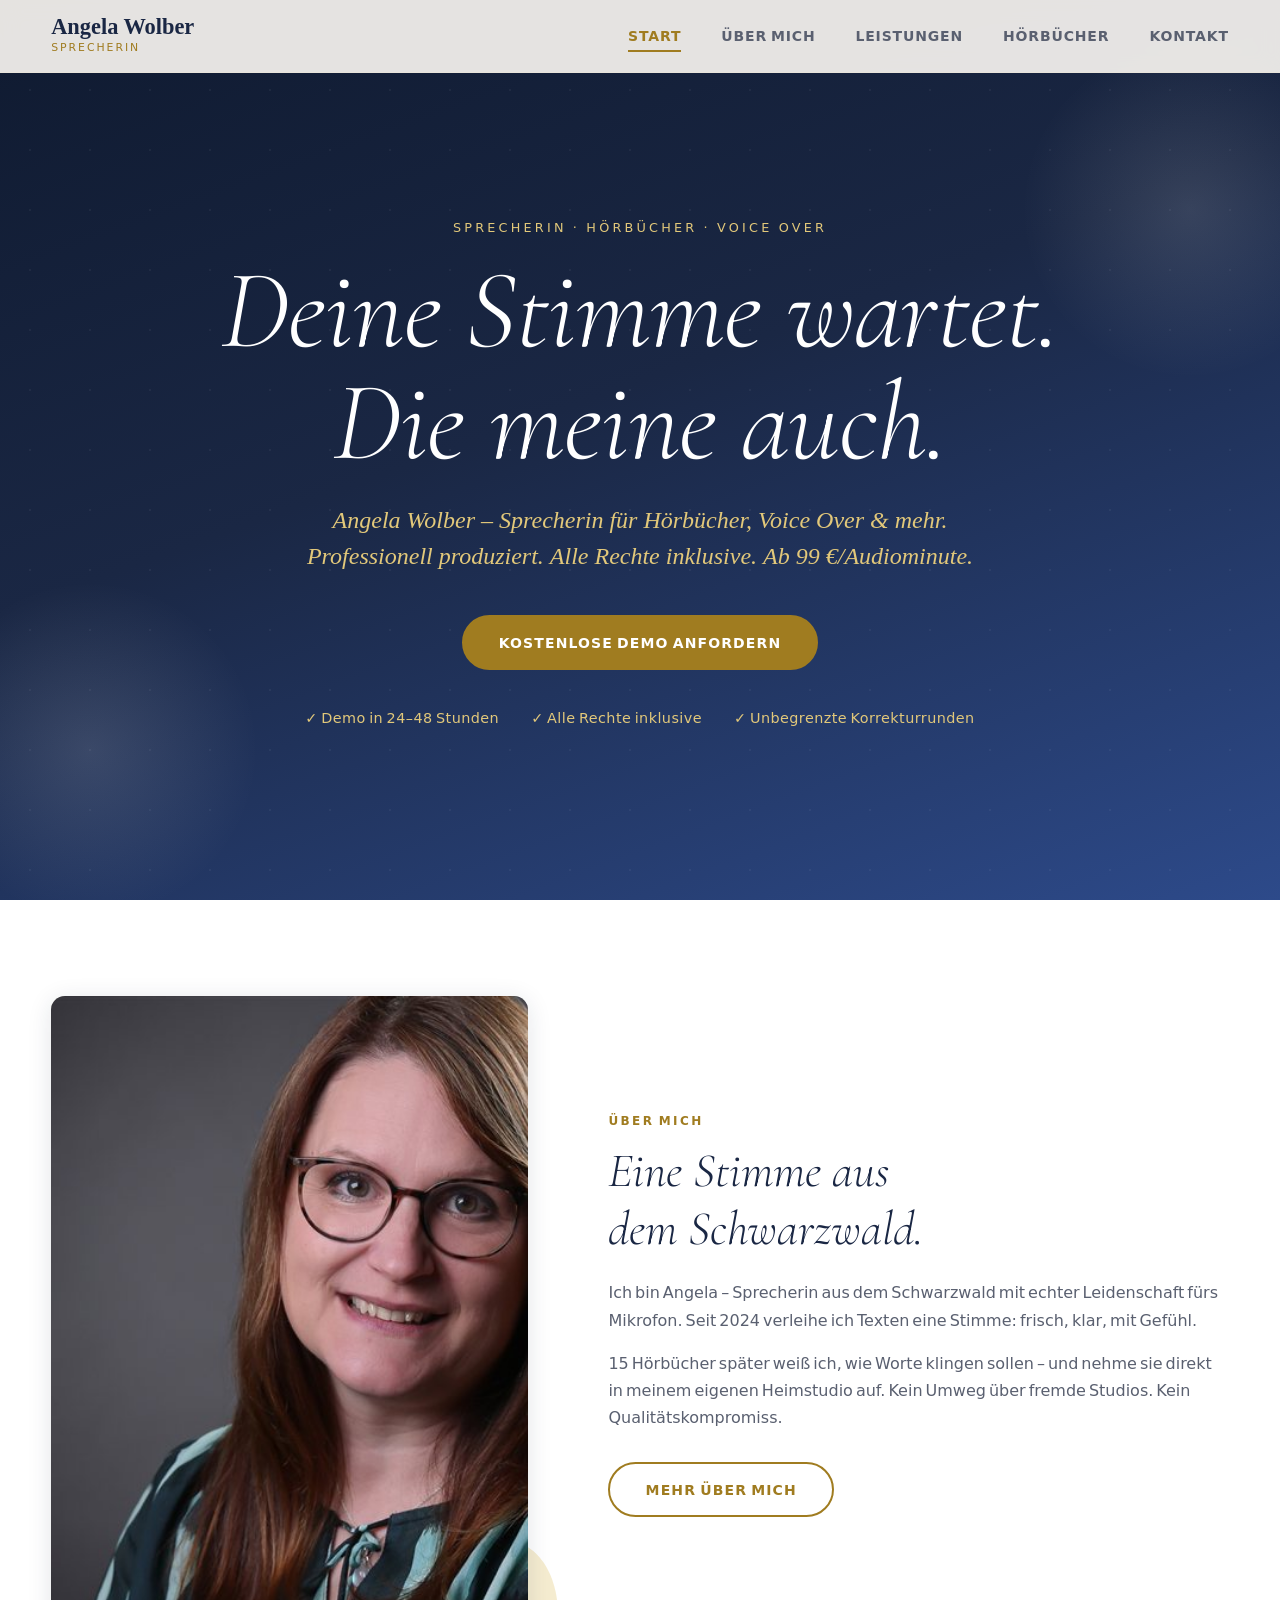
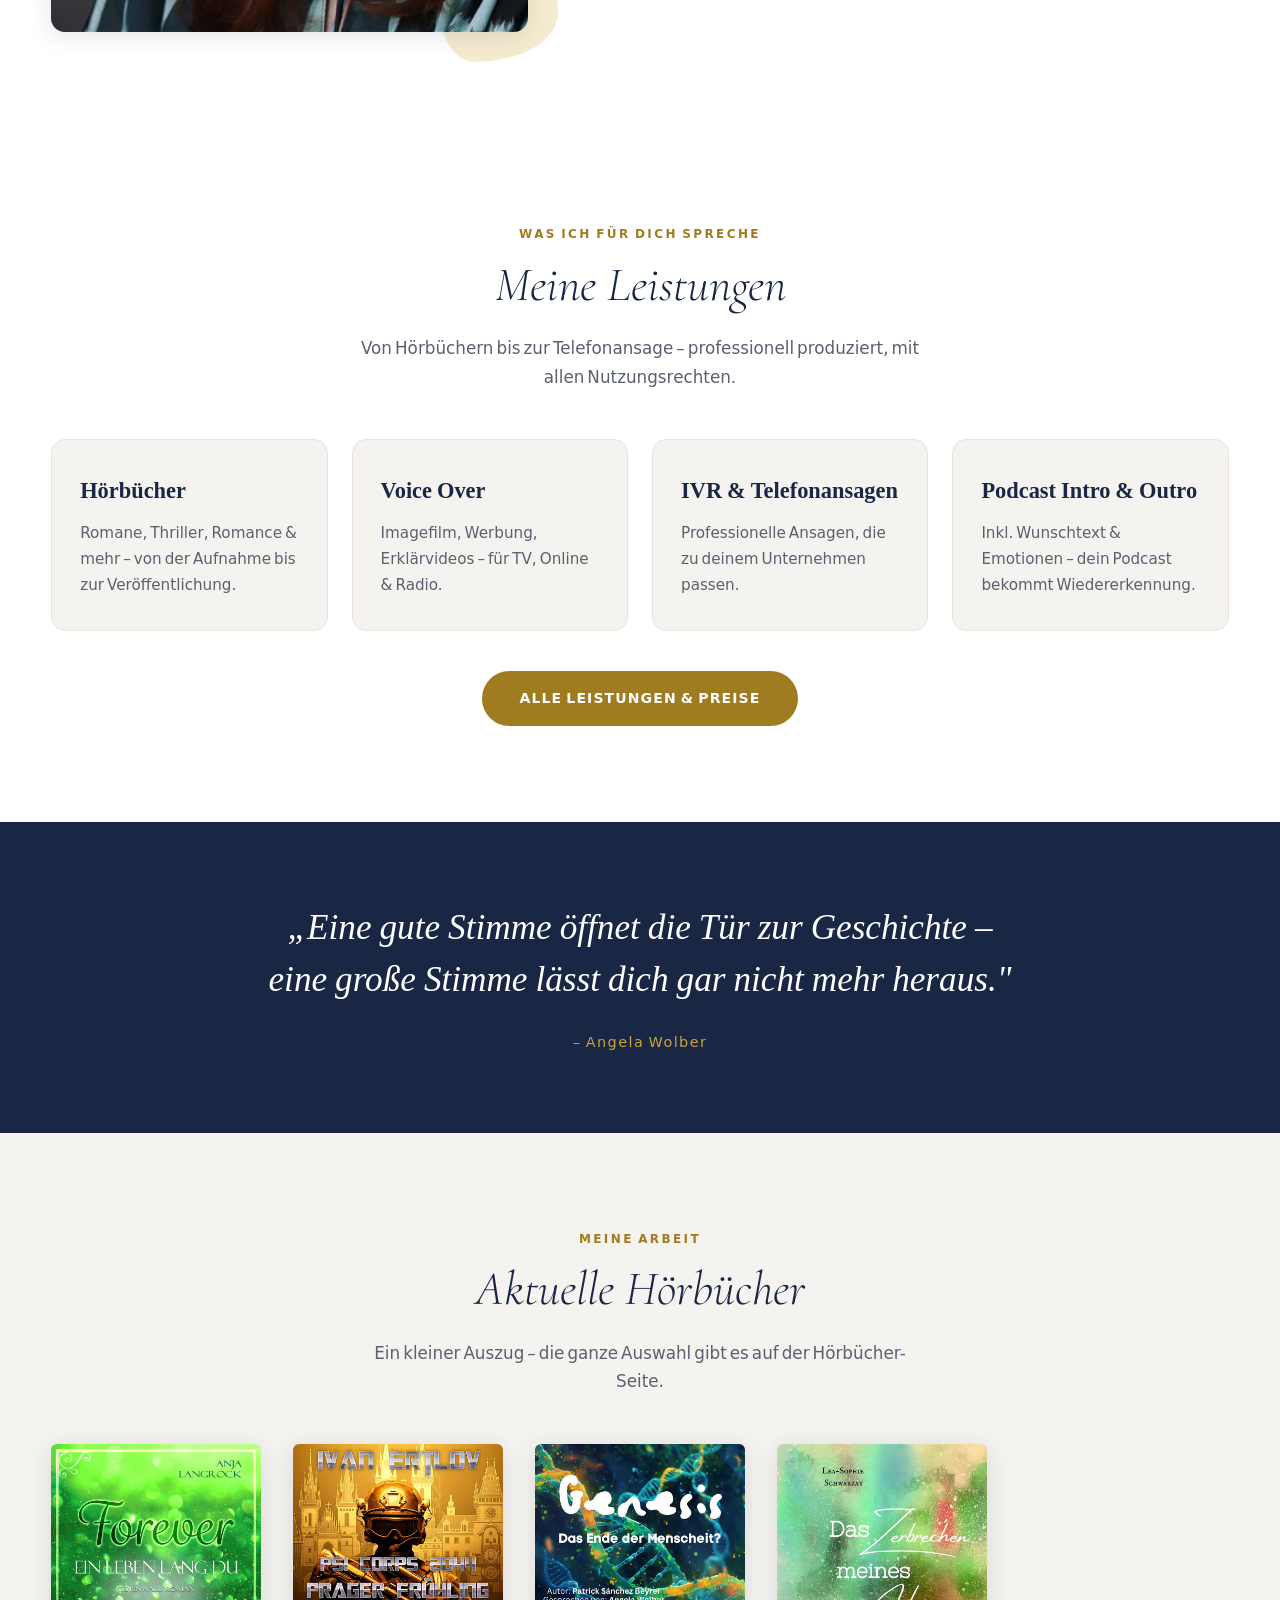
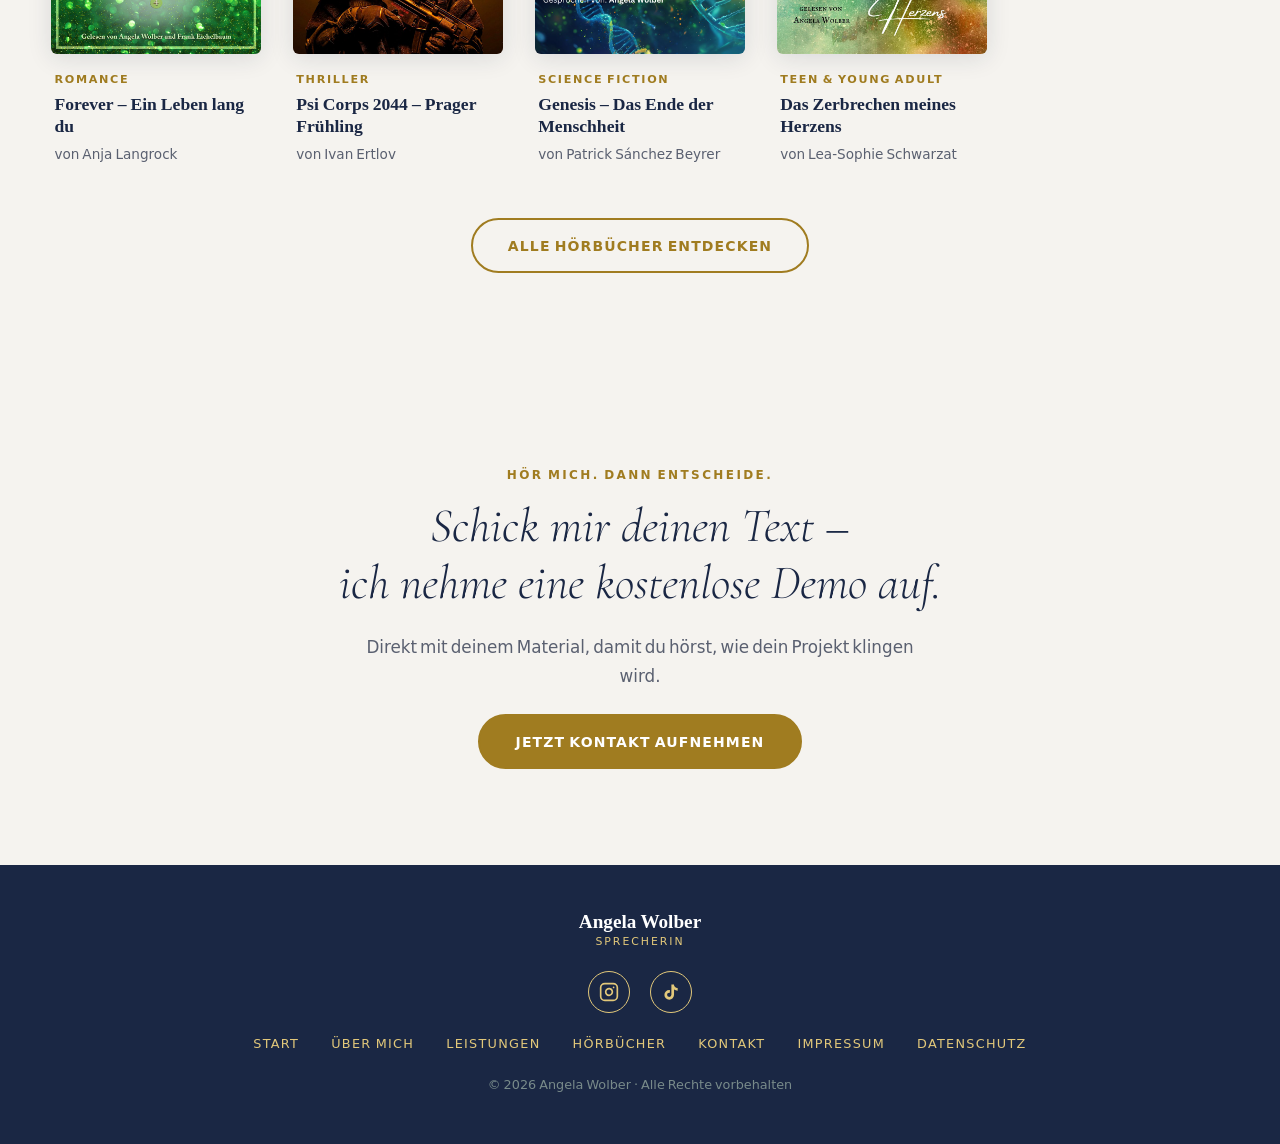
<file: index.html>
<!DOCTYPE html>
<html lang="de">
<head>
  <meta charset="UTF-8" />
  <meta name="viewport" content="width=device-width, initial-scale=1.0" />
  <title>Angela Wolber – Sprecherin für Hörbücher & Voice Over</title>
  <meta name="description" content="Angela Wolber – Sprecherin für Hörbücher, Voice Over & mehr. Professionell produziert im eigenen Studio. Alle Rechte inklusive. Ab 99 €/Audiominute." />
  <link rel="stylesheet" href="style.css" />
</head>
<body>

  <!-- ── NAVIGATION ── -->
  <header class="site-header">
    <div class="container header-inner">
      <a href="index.html" class="logo">
        <span class="logo-name">Angela Wolber</span>
        <span class="logo-tagline">Sprecherin</span>
      </a>
      <nav class="main-nav">
        <a href="index.html" class="active">Start</a>
        <a href="ueber-mich.html">Über mich</a>
        <a href="leistungen.html">Leistungen</a>
        <a href="hoerbuecher.html">Hörbücher</a>
        <a href="kontakt.html">Kontakt</a>
      </nav>
      <button class="nav-toggle" aria-label="Menü öffnen">&#9776;</button>
    </div>
  </header>

  <!-- ── HERO ── -->
  <section class="hero">
    <div class="hero-overlay"></div>
    <div class="container hero-content">
      <p class="hero-eyebrow">Sprecherin · Hörbücher · Voice Over</p>
      <h1 class="hero-title">Deine Stimme wartet.<br>Die meine auch.</h1>
      <p class="hero-subtitle">Angela Wolber – Sprecherin für Hörbücher, Voice&nbsp;Over &amp; mehr.<br>Professionell produziert. Alle Rechte inklusive. Ab 99&nbsp;€/Audiominute.</p>
      <a href="kontakt.html" class="btn btn-primary">Kostenlose Demo anfordern</a>
      <ul class="hero-bullets">
        <li>✓ Demo in 24–48 Stunden</li>
        <li>✓ Alle Rechte inklusive</li>
        <li>✓ Unbegrenzte Korrekturrunden</li>
      </ul>
    </div>
    <div class="hero-leaves hero-leaves--left" aria-hidden="true"></div>
    <div class="hero-leaves hero-leaves--right" aria-hidden="true"></div>
  </section>

  <!-- ── ÜBER MICH (Kurz) ── -->
  <section class="about section">
    <div class="container about-inner">
      <div class="about-image-wrap">
        <div class="about-image-frame">
          <img src="foto-angela-wolber.jpg" alt="Angela Wolber – Sprecherin" class="about-image"
               onerror="this.style.display='none'; this.nextElementSibling.style.display='flex';" />
          <div class="about-image-placeholder"><span>Ihr Foto</span></div>
        </div>
        <div class="about-accent-leaf" aria-hidden="true"></div>
      </div>
      <div class="about-text">
        <span class="section-label">Über mich</span>
        <h2 class="section-title">Eine Stimme aus<br>dem Schwarzwald.</h2>
        <p>
          Ich bin Angela – Sprecherin aus dem Schwarzwald mit echter Leidenschaft fürs Mikrofon.
          Seit 2024 verleihe ich Texten eine Stimme: frisch, klar, mit Gefühl.
        </p>
        <p>
          15 Hörbücher später weiß ich, wie Worte klingen sollen – und nehme sie direkt in meinem
          eigenen Heimstudio auf. Kein Umweg über fremde Studios. Kein Qualitätskompromiss.
        </p>
        <a href="ueber-mich.html" class="btn btn-outline">Mehr über mich</a>
      </div>
    </div>
  </section>

  <!-- ── HIGHLIGHTS / LEISTUNGEN TEASER ── -->
  <section class="section highlights">
    <div class="container">
      <div class="section-header">
        <span class="section-label">Was ich für dich spreche</span>
        <h2 class="section-title">Meine Leistungen</h2>
        <p class="section-intro">Von Hörbüchern bis zur Telefonansage – professionell produziert, mit allen Nutzungsrechten.</p>
      </div>
      <div class="highlight-grid">
        <div class="highlight-card">
          <h3>Hörbücher</h3>
          <p>Romane, Thriller, Romance &amp; mehr – von der Aufnahme bis zur Veröffentlichung.</p>
        </div>
        <div class="highlight-card">
          <h3>Voice Over</h3>
          <p>Imagefilm, Werbung, Erklärvideos – für TV, Online &amp; Radio.</p>
        </div>
        <div class="highlight-card">
          <h3>IVR &amp; Telefonansagen</h3>
          <p>Professionelle Ansagen, die zu deinem Unternehmen passen.</p>
        </div>
        <div class="highlight-card">
          <h3>Podcast Intro &amp; Outro</h3>
          <p>Inkl. Wunschtext &amp; Emotionen – dein Podcast bekommt Wiedererkennung.</p>
        </div>
      </div>
      <div style="text-align:center; margin-top:2.5rem;">
        <a href="leistungen.html" class="btn btn-primary">Alle Leistungen &amp; Preise</a>
      </div>
    </div>
  </section>

  <!-- ── ZITAT / QUOTE ── -->
  <section class="quote-band">
    <div class="container">
      <blockquote class="pull-quote">
        „Eine gute Stimme öffnet die Tür zur Geschichte –<br>
        eine große Stimme lässt dich gar nicht mehr heraus."
        <cite>– Angela Wolber</cite>
      </blockquote>
    </div>
  </section>

  <!-- ── HÖRBÜCHER TEASER ── -->
  <section class="section books">
    <div class="container">
      <div class="section-header">
        <span class="section-label">Meine Arbeit</span>
        <h2 class="section-title">Aktuelle Hörbücher</h2>
        <p class="section-intro">Ein kleiner Auszug – die ganze Auswahl gibt es auf der Hörbücher-Seite.</p>
      </div>
      <div class="books-grid">

        <article class="book-card">
          <div class="book-cover-wrap">
            <img src="cover/forever-ein-leben-lang-du.jpg" alt="Forever – Ein Leben lang du" class="book-cover"
                 onerror="this.style.display='none'; this.nextElementSibling.style.display='flex';" />
            <div class="book-cover-placeholder"><span>Cover</span></div>
          </div>
          <div class="book-info">
            <span class="book-genre">Romance</span>
            <h3 class="book-title">Forever – Ein Leben lang du</h3>
            <p class="book-author">von Anja Langrock</p>
          </div>
        </article>

        <article class="book-card">
          <div class="book-cover-wrap">
            <img src="cover/psi-corps-2044-prager_fruehling.jpg" alt="Psi Corps 2044 – Prager Frühling" class="book-cover"
                 onerror="this.style.display='none'; this.nextElementSibling.style.display='flex';" />
            <div class="book-cover-placeholder"><span>Cover</span></div>
          </div>
          <div class="book-info">
            <span class="book-genre">Thriller</span>
            <h3 class="book-title">Psi Corps 2044 – Prager Frühling</h3>
            <p class="book-author">von Ivan Ertlov</p>
          </div>
        </article>

        <article class="book-card">
          <div class="book-cover-wrap">
            <img src="cover/genesis-das-ende-der-menschheit.jpg" alt="Genesis – Das Ende der Menschheit" class="book-cover"
                 onerror="this.style.display='none'; this.nextElementSibling.style.display='flex';" />
            <div class="book-cover-placeholder"><span>Cover</span></div>
          </div>
          <div class="book-info">
            <span class="book-genre">Science Fiction</span>
            <h3 class="book-title">Genesis – Das Ende der Menschheit</h3>
            <p class="book-author">von Patrick Sánchez Beyrer</p>
          </div>
        </article>

        <article class="book-card">
          <div class="book-cover-wrap">
            <img src="cover/das-zerbrechen-meines-herzens.jpg" alt="Das Zerbrechen meines Herzens" class="book-cover"
                 onerror="this.style.display='none'; this.nextElementSibling.style.display='flex';" />
            <div class="book-cover-placeholder"><span>Cover</span></div>
          </div>
          <div class="book-info">
            <span class="book-genre">Teen &amp; Young Adult</span>
            <h3 class="book-title">Das Zerbrechen meines Herzens</h3>
            <p class="book-author">von Lea-Sophie Schwarzat</p>
          </div>
        </article>

      </div>
      <div style="text-align:center; margin-top:2.5rem;">
        <a href="hoerbuecher.html" class="btn btn-outline">Alle Hörbücher entdecken</a>
      </div>
    </div>
  </section>

  <!-- ── CTA ── -->
  <section class="section cta-band">
    <div class="container" style="text-align:center;">
      <span class="section-label">Hör mich. Dann entscheide.</span>
      <h2 class="section-title">Schick mir deinen Text –<br>ich nehme eine kostenlose Demo auf.</h2>
      <p class="section-intro" style="margin-inline:auto;">Direkt mit deinem Material, damit du hörst, wie dein Projekt klingen wird.</p>
      <a href="kontakt.html" class="btn btn-primary" style="margin-top:1.5rem;">Jetzt Kontakt aufnehmen</a>
    </div>
  </section>

  <!-- ── FOOTER ── -->
  <footer class="site-footer">
    <div class="container footer-inner">
      <div class="footer-brand">
        <span class="logo-name">Angela Wolber</span>
        <span class="logo-tagline">Sprecherin</span>
      </div>
      <div class="footer-social">
        <a href="https://www.instagram.com/angela_wolber/" target="_blank" rel="noopener" aria-label="Instagram">
          <svg viewBox="0 0 24 24" fill="none" stroke="currentColor" stroke-width="2" stroke-linecap="round" stroke-linejoin="round"><rect x="2" y="2" width="20" height="20" rx="5" ry="5"></rect><path d="M16 11.37A4 4 0 1 1 12.63 8 4 4 0 0 1 16 11.37z"></path><line x1="17.5" y1="6.5" x2="17.51" y2="6.5"></line></svg>
        </a>
        <a href="https://www.tiktok.com/@angelawolber5" target="_blank" rel="noopener" aria-label="TikTok">
          <svg viewBox="0 0 24 24" fill="currentColor"><path d="M16.6 5.82A4.28 4.28 0 0 1 15.54 3h-3.09v12.4a2.59 2.59 0 1 1-2.59-2.59c.27 0 .53.04.78.12v-3.2a5.78 5.78 0 0 0-.78-.05A5.79 5.79 0 1 0 15.65 15.4V9.01a7.35 7.35 0 0 0 4.35 1.4V7.3a4.28 4.28 0 0 1-3.4-1.48z"></path></svg>
        </a>
      </div>
      <nav class="footer-nav">
        <a href="index.html">Start</a>
        <a href="ueber-mich.html">Über mich</a>
        <a href="leistungen.html">Leistungen</a>
        <a href="hoerbuecher.html">Hörbücher</a>
        <a href="kontakt.html">Kontakt</a>
        <a href="impressum-datenschutz.html">Impressum</a>
        <a href="impressum-datenschutz.html#datenschutz">Datenschutz</a>
      </nav>
      <p class="footer-copy">&copy; <span id="year"></span> Angela Wolber · Alle Rechte vorbehalten</p>
    </div>
  </footer>

  <script src="main.js"></script>
</body>
</html>
</file>
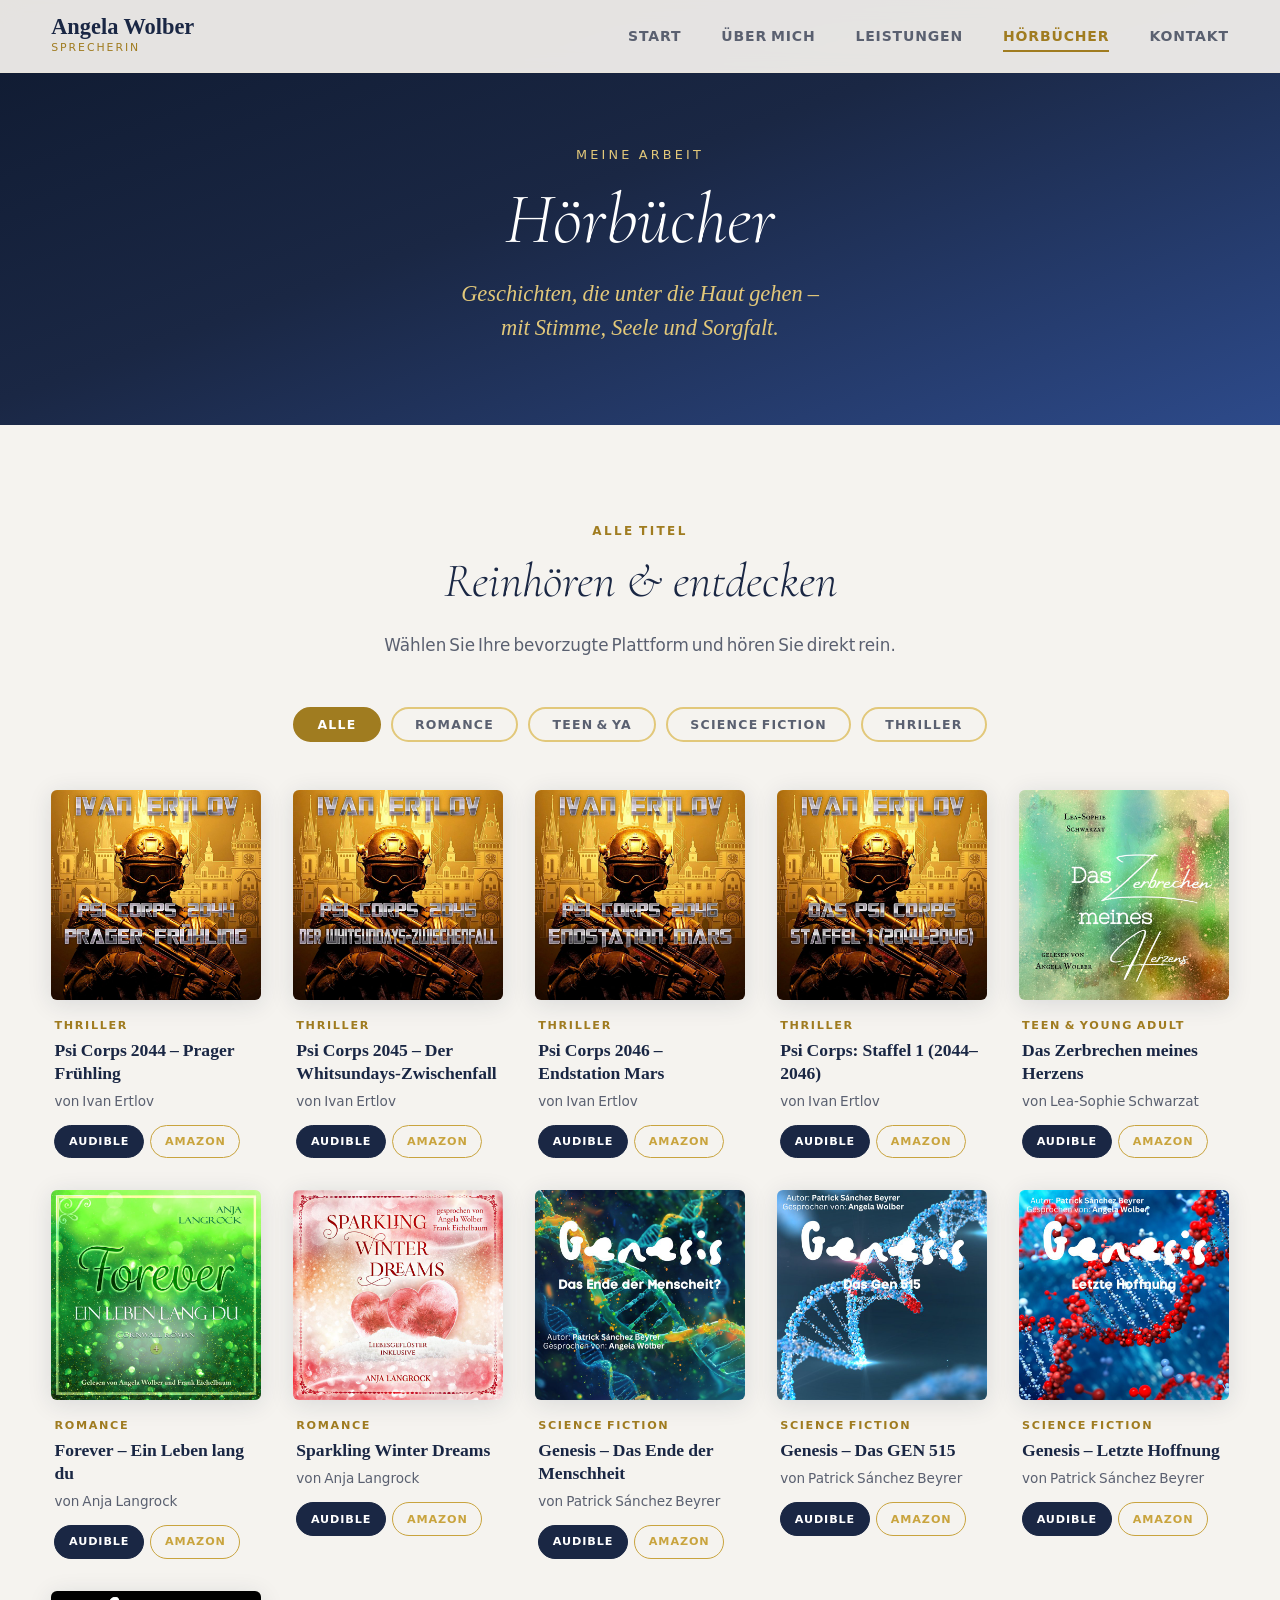
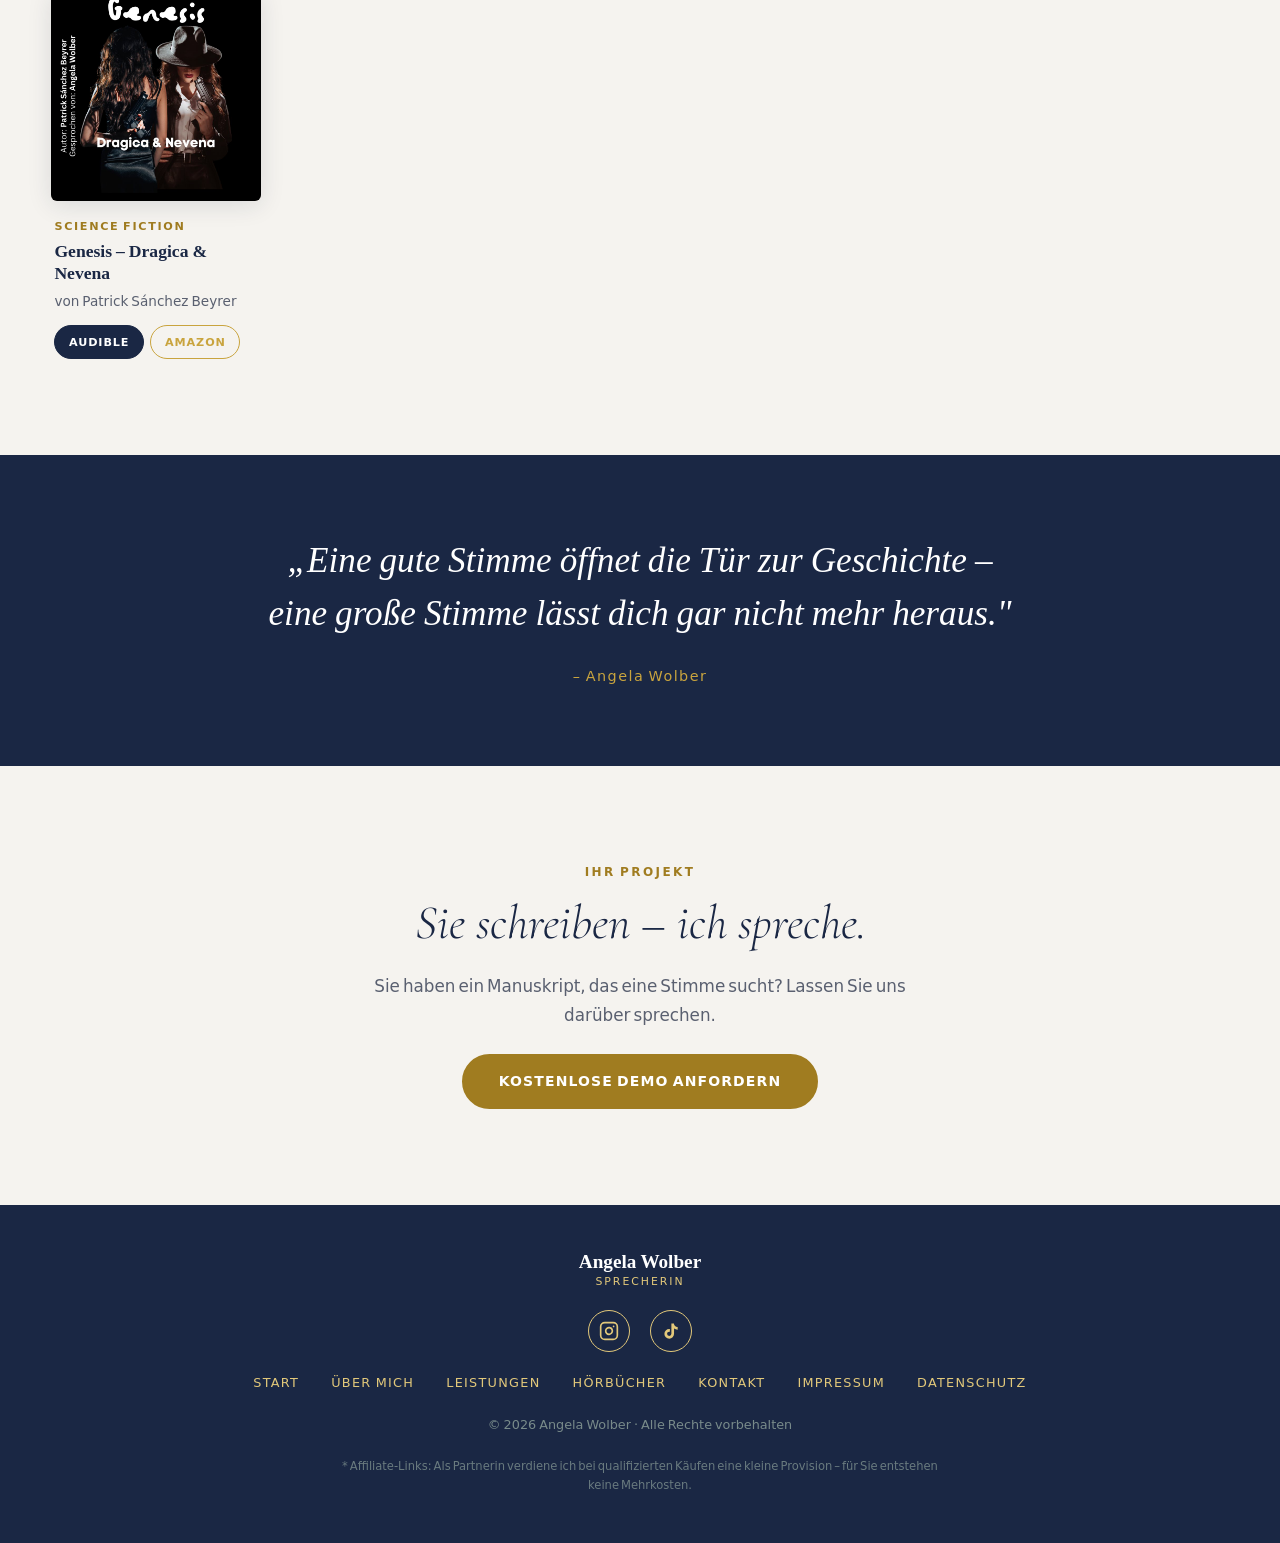
<file: hoerbuecher.html>
<!DOCTYPE html>
<html lang="de">
<head>
  <meta charset="UTF-8" />
  <meta name="viewport" content="width=device-width, initial-scale=1.0" />
  <title>Hörbücher – Angela Wolber, Hörbuchsprecherin</title>
  <meta name="description" content="Alle Hörbücher gesprochen von Angela Wolber – Romance, Science Fiction, Thriller und mehr. Direkt auf Audible und Amazon anhören." />
  <link rel="stylesheet" href="style.css" />
</head>
<body>

  <!-- ── NAVIGATION ── -->
  <header class="site-header">
    <div class="container header-inner">
      <a href="index.html" class="logo">
        <span class="logo-name">Angela Wolber</span>
        <span class="logo-tagline">Sprecherin</span>
      </a>
      <nav class="main-nav">
        <a href="index.html">Start</a>
        <a href="ueber-mich.html">Über mich</a>
        <a href="leistungen.html">Leistungen</a>
        <a href="hoerbuecher.html" class="active">Hörbücher</a>
        <a href="kontakt.html">Kontakt</a>
      </nav>
      <button class="nav-toggle" aria-label="Menü öffnen">&#9776;</button>
    </div>
  </header>

  <!-- ── PAGE HERO ── -->
  <section class="page-hero">
    <div class="container">
      <p class="hero-eyebrow">Meine Arbeit</p>
      <h1 class="page-hero-title">Hörbücher</h1>
      <p class="page-hero-subtitle">Geschichten, die unter die Haut gehen –<br>mit Stimme, Seele und Sorgfalt.</p>
    </div>
  </section>

  <!-- ── HÖRBÜCHER ── -->
  <section class="books section" id="books">
    <div class="container">
      <div class="section-header">
        <span class="section-label">Alle Titel</span>
        <h2 class="section-title">Reinhören & entdecken</h2>
        <p class="section-intro">Wählen Sie Ihre bevorzugte Plattform und hören Sie direkt rein.</p>
      </div>

      <div class="filter-tabs" role="tablist">
        <button class="filter-tab active" data-filter="all" role="tab">Alle</button>
        <button class="filter-tab" data-filter="romance" role="tab">Romance</button>
        <button class="filter-tab" data-filter="teen-ya" role="tab">Teen &amp; YA</button>
        <button class="filter-tab" data-filter="science-fiction" role="tab">Science Fiction</button>
        <button class="filter-tab" data-filter="thriller" role="tab">Thriller</button>
      </div>

      <div class="books-grid" id="booksGrid">

        <!-- Psi Corps 2044: Prager Frühling -->
        <article class="book-card" data-category="thriller">
          <div class="book-cover-wrap">
            <img src="cover/psi-corps-2044-prager_fruehling.jpg" alt="Buchcover: Psi Corps 2044 – Prager Frühling" class="book-cover"
                 onerror="this.style.display='none'; this.nextElementSibling.style.display='flex';" />
            <div class="book-cover-placeholder"><span>Cover</span></div>
          </div>
          <div class="book-info">
            <span class="book-genre">Thriller</span>
            <h3 class="book-title">Psi Corps 2044 – Prager Frühling</h3>
            <p class="book-author">von Ivan Ertlov</p>
            <div class="book-btns">
              <a href="https://www.audible.de/pd/B0H2JLVJB8/?source_code=EKAORWS0223189009-BK-ACX0-512565&ref=acx_bty_BK_ACX0_512565_rh_de" target="_blank" rel="noopener" class="book-btn book-btn--audible">Audible</a>
              <a href="https://amzn.to/4wUkAFA" target="_blank" rel="noopener" class="book-btn book-btn--amazon">Amazon</a>
            </div>
          </div>
        </article>

        <!-- Psi Corps 2045: Der Whitsundays-Zwischenfall -->
        <article class="book-card" data-category="thriller">
          <div class="book-cover-wrap">
            <img src="cover/psi-corps-2045-whitsundays.jpg" alt="Buchcover: Psi Corps 2045 – Der Whitsundays-Zwischenfall" class="book-cover"
                 onerror="this.style.display='none'; this.nextElementSibling.style.display='flex';" />
            <div class="book-cover-placeholder"><span>Cover</span></div>
          </div>
          <div class="book-info">
            <span class="book-genre">Thriller</span>
            <h3 class="book-title">Psi Corps 2045 – Der Whitsundays-Zwischenfall</h3>
            <p class="book-author">von Ivan Ertlov</p>
            <div class="book-btns">
              <a href="https://www.audible.de/pd/B0H2JR7KG4/?source_code=EKAORWS0223189009-BK-ACX0-512566&ref=acx_bty_BK_ACX0_512566_rh_de" target="_blank" rel="noopener" class="book-btn book-btn--audible">Audible</a>
              <a href="https://amzn.to/4vkYwTe" target="_blank" rel="noopener" class="book-btn book-btn--amazon">Amazon</a>
            </div>
          </div>
        </article>

        <!-- Psi Corps 2046: Endstation Mars -->
        <article class="book-card" data-category="thriller">
          <div class="book-cover-wrap">
            <img src="cover/psi-corps-2046-endstation-mars.jpg" alt="Buchcover: Psi Corps 2046 – Endstation Mars" class="book-cover"
                 onerror="this.style.display='none'; this.nextElementSibling.style.display='flex';" />
            <div class="book-cover-placeholder"><span>Cover</span></div>
          </div>
          <div class="book-info">
            <span class="book-genre">Thriller</span>
            <h3 class="book-title">Psi Corps 2046 – Endstation Mars</h3>
            <p class="book-author">von Ivan Ertlov</p>
            <div class="book-btns">
              <a href="https://www.audible.de/pd/B0H2JLVRK4/?source_code=EKAORWS0223189009-BK-ACX0-512568&ref=acx_bty_BK_ACX0_512568_rh_de" target="_blank" rel="noopener" class="book-btn book-btn--audible">Audible</a>
              <a href="https://amzn.to/4dECnJq" target="_blank" rel="noopener" class="book-btn book-btn--amazon">Amazon</a>
            </div>
          </div>
        </article>

        <!-- Psi Corps Staffel 1 -->
        <article class="book-card" data-category="thriller">
          <div class="book-cover-wrap">
            <img src="cover/psi-corps-staffel-1.jpg" alt="Buchcover: Psi Corps Staffel 1: 2044–2046" class="book-cover"
                 onerror="this.style.display='none'; this.nextElementSibling.style.display='flex';" />
            <div class="book-cover-placeholder"><span>Cover</span></div>
          </div>
          <div class="book-info">
            <span class="book-genre">Thriller</span>
            <h3 class="book-title">Psi Corps: Staffel 1 (2044–2046)</h3>
            <p class="book-author">von Ivan Ertlov</p>
            <div class="book-btns">
              <a href="https://www.audible.de/pd/B0H2N43FML/?source_code=EKAORWS0223189009-BK-ACX0-512789&ref=acx_bty_BK_ACX0_512789_rh_de" target="_blank" rel="noopener" class="book-btn book-btn--audible">Audible</a>
              <a href="https://amzn.to/4u7AJVE" target="_blank" rel="noopener" class="book-btn book-btn--amazon">Amazon</a>
            </div>
          </div>
        </article>

        <!-- Das Zerbrechen meines Herzens -->
        <article class="book-card" data-category="teen-ya">
          <div class="book-cover-wrap">
            <img src="cover/das-zerbrechen-meines-herzens.jpg" alt="Buchcover: Das Zerbrechen meines Herzens" class="book-cover"
                 onerror="this.style.display='none'; this.nextElementSibling.style.display='flex';" />
            <div class="book-cover-placeholder"><span>Cover</span></div>
          </div>
          <div class="book-info">
            <span class="book-genre">Teen &amp; Young Adult</span>
            <h3 class="book-title">Das Zerbrechen meines Herzens</h3>
            <p class="book-author">von Lea-Sophie Schwarzat</p>
            <div class="book-btns">
              <a href="https://www.audible.de/pd/B0FYRVNQ7N/?source_code=EKAORWS022318900A-BK-ACX0-478440&ref=acx_bty_BK_ACX0_478440_pd_de" target="_blank" rel="noopener" class="book-btn book-btn--audible">Audible</a>
              <a href="https://amzn.to/4320KL2" target="_blank" rel="noopener" class="book-btn book-btn--amazon">Amazon</a>
            </div>
          </div>
        </article>

        <!-- Forever: Ein Leben lang du -->
        <article class="book-card" data-category="romance">
          <div class="book-cover-wrap">
            <img src="cover/forever-ein-leben-lang-du.jpg" alt="Buchcover: Forever – Ein Leben lang du" class="book-cover"
                 onerror="this.style.display='none'; this.nextElementSibling.style.display='flex';" />
            <div class="book-cover-placeholder"><span>Cover</span></div>
          </div>
          <div class="book-info">
            <span class="book-genre">Romance</span>
            <h3 class="book-title">Forever – Ein Leben lang du</h3>
            <p class="book-author">von Anja Langrock</p>
            <div class="book-btns">
              <a href="AUDIBLE-LINK-FOLGT" target="_blank" rel="noopener" class="book-btn book-btn--audible">Audible</a>
              <a href="https://amzn.to/4feeBFt" target="_blank" rel="noopener" class="book-btn book-btn--amazon">Amazon</a>
            </div>
          </div>
        </article>

        <!-- Sparkling Winter Dreams -->
        <article class="book-card" data-category="romance">
          <div class="book-cover-wrap">
            <img src="cover/sparkling-winter-dreams.jpg" alt="Buchcover: Sparkling Winter Dreams" class="book-cover"
                 onerror="this.style.display='none'; this.nextElementSibling.style.display='flex';" />
            <div class="book-cover-placeholder"><span>Cover</span></div>
          </div>
          <div class="book-info">
            <span class="book-genre">Romance</span>
            <h3 class="book-title">Sparkling Winter Dreams</h3>
            <p class="book-author">von Anja Langrock</p>
            <div class="book-btns">
              <a href="AUDIBLE-LINK-FOLGT" target="_blank" rel="noopener" class="book-btn book-btn--audible">Audible</a>
              <a href="https://amzn.to/3RTKARv" target="_blank" rel="noopener" class="book-btn book-btn--amazon">Amazon</a>
            </div>
          </div>
        </article>

        <!-- Genesis – Das Ende der Menschheit (Teil 1) -->
        <article class="book-card" data-category="science-fiction">
          <div class="book-cover-wrap">
            <img src="cover/genesis-das-ende-der-menschheit.jpg" alt="Buchcover: Genesis – Das Ende der Menschheit" class="book-cover"
                 onerror="this.style.display='none'; this.nextElementSibling.style.display='flex';" />
            <div class="book-cover-placeholder"><span>Cover</span></div>
          </div>
          <div class="book-info">
            <span class="book-genre">Science Fiction</span>
            <h3 class="book-title">Genesis – Das Ende der Menschheit</h3>
            <p class="book-author">von Patrick Sánchez Beyrer</p>
            <div class="book-btns">
              <a href="https://www.audible.de/pd/B0F46GN2MT/?source_code=EKAORWS022318900A-BK-ACX0-442433&ref=acx_bty_BK_ACX0_442433_pd_de" target="_blank" rel="noopener" class="book-btn book-btn--audible">Audible</a>
              <a href="https://amzn.to/4uWXddr" target="_blank" rel="noopener" class="book-btn book-btn--amazon">Amazon</a>
            </div>
          </div>
        </article>

        <!-- Genesis – Das GEN 515 (Teil 2) -->
        <article class="book-card" data-category="science-fiction">
          <div class="book-cover-wrap">
            <img src="cover/genesis-das-gen-515.jpg" alt="Buchcover: Genesis – Das GEN 515" class="book-cover"
                 onerror="this.style.display='none'; this.nextElementSibling.style.display='flex';" />
            <div class="book-cover-placeholder"><span>Cover</span></div>
          </div>
          <div class="book-info">
            <span class="book-genre">Science Fiction</span>
            <h3 class="book-title">Genesis – Das GEN 515</h3>
            <p class="book-author">von Patrick Sánchez Beyrer</p>
            <div class="book-btns">
              <a href="https://www.audible.de/pd/B0F763L33B/?source_code=EKAORWS022318900A-BK-ACX0-446990&ref=acx_bty_BK_ACX0_446990_pd_de" target="_blank" rel="noopener" class="book-btn book-btn--audible">Audible</a>
              <a href="https://amzn.to/4x4bDd9" target="_blank" rel="noopener" class="book-btn book-btn--amazon">Amazon</a>
            </div>
          </div>
        </article>

        <!-- Genesis – Letzte Hoffnung (Teil 3) -->
        <article class="book-card" data-category="science-fiction">
          <div class="book-cover-wrap">
            <img src="cover/genesis-letzte-hoffnung.jpg" alt="Buchcover: Genesis – Letzte Hoffnung" class="book-cover"
                 onerror="this.style.display='none'; this.nextElementSibling.style.display='flex';" />
            <div class="book-cover-placeholder"><span>Cover</span></div>
          </div>
          <div class="book-info">
            <span class="book-genre">Science Fiction</span>
            <h3 class="book-title">Genesis – Letzte Hoffnung</h3>
            <p class="book-author">von Patrick Sánchez Beyrer</p>
            <div class="book-btns">
              <a href="https://www.audible.de/pd/B0F7N44DCZ/?source_code=EKAORWS022318900A-BK-ACX0-447533&ref=acx_bty_BK_ACX0_447533_pd_de" target="_blank" rel="noopener" class="book-btn book-btn--audible">Audible</a>
              <a href="https://amzn.to/49vAMTT" target="_blank" rel="noopener" class="book-btn book-btn--amazon">Amazon</a>
            </div>
          </div>
        </article>

        <!-- Genesis – Dragica & Nevena (Teil 4) -->
        <article class="book-card" data-category="science-fiction">
          <div class="book-cover-wrap">
            <img src="cover/genesis-dragica-nevena.jpg" alt="Buchcover: Genesis – Dragica & Nevena" class="book-cover"
                 onerror="this.style.display='none'; this.nextElementSibling.style.display='flex';" />
            <div class="book-cover-placeholder"><span>Cover</span></div>
          </div>
          <div class="book-info">
            <span class="book-genre">Science Fiction</span>
            <h3 class="book-title">Genesis – Dragica &amp; Nevena</h3>
            <p class="book-author">von Patrick Sánchez Beyrer</p>
            <div class="book-btns">
              <a href="https://www.audible.de/pd/B0F9FY48F7/?source_code=EKAORWS022318900A-BK-ACX0-450041&ref=acx_bty_BK_ACX0_450041_pd_de" target="_blank" rel="noopener" class="book-btn book-btn--audible">Audible</a>
              <a href="https://amzn.to/4fISPd2" target="_blank" rel="noopener" class="book-btn book-btn--amazon">Amazon</a>
            </div>
          </div>
        </article>

      </div><!-- /books-grid -->
    </div>
  </section>

  <!-- ── ZITAT / QUOTE ── -->
  <section class="quote-band">
    <div class="container">
      <blockquote class="pull-quote">
        „Eine gute Stimme öffnet die Tür zur Geschichte –<br>
        eine große Stimme lässt dich gar nicht mehr heraus."
        <cite>– Angela Wolber</cite>
      </blockquote>
    </div>
  </section>

  <!-- ── CTA ── -->
  <section class="section cta-band">
    <div class="container" style="text-align:center;">
      <span class="section-label">Ihr Projekt</span>
      <h2 class="section-title">Sie schreiben – ich spreche.</h2>
      <p class="section-intro" style="margin-inline:auto;">Sie haben ein Manuskript, das eine Stimme sucht? Lassen Sie uns darüber sprechen.</p>
      <a href="kontakt.html" class="btn btn-primary" style="margin-top:1.5rem;">Kostenlose Demo anfordern</a>
    </div>
  </section>

  <!-- ── FOOTER ── -->
  <footer class="site-footer">
    <div class="container footer-inner">
      <div class="footer-brand">
        <span class="logo-name">Angela Wolber</span>
        <span class="logo-tagline">Sprecherin</span>
      </div>
      <div class="footer-social">
        <a href="https://www.instagram.com/angela_wolber/" target="_blank" rel="noopener" aria-label="Instagram">
          <svg viewBox="0 0 24 24" fill="none" stroke="currentColor" stroke-width="2" stroke-linecap="round" stroke-linejoin="round"><rect x="2" y="2" width="20" height="20" rx="5" ry="5"></rect><path d="M16 11.37A4 4 0 1 1 12.63 8 4 4 0 0 1 16 11.37z"></path><line x1="17.5" y1="6.5" x2="17.51" y2="6.5"></line></svg>
        </a>
        <a href="https://www.tiktok.com/@angelawolber5" target="_blank" rel="noopener" aria-label="TikTok">
          <svg viewBox="0 0 24 24" fill="currentColor"><path d="M16.6 5.82A4.28 4.28 0 0 1 15.54 3h-3.09v12.4a2.59 2.59 0 1 1-2.59-2.59c.27 0 .53.04.78.12v-3.2a5.78 5.78 0 0 0-.78-.05A5.79 5.79 0 1 0 15.65 15.4V9.01a7.35 7.35 0 0 0 4.35 1.4V7.3a4.28 4.28 0 0 1-3.4-1.48z"></path></svg>
        </a>
      </div>
      <nav class="footer-nav">
        <a href="index.html">Start</a>
        <a href="ueber-mich.html">Über mich</a>
        <a href="leistungen.html">Leistungen</a>
        <a href="hoerbuecher.html">Hörbücher</a>
        <a href="kontakt.html">Kontakt</a>
        <a href="impressum-datenschutz.html">Impressum</a>
        <a href="impressum-datenschutz.html#datenschutz">Datenschutz</a>
      </nav>
      <p class="footer-copy">&copy; <span id="year"></span> Angela Wolber · Alle Rechte vorbehalten</p>
      <p class="footer-affiliate">
        * Affiliate-Links: Als Partnerin verdiene ich bei qualifizierten Käufen eine kleine Provision –
        für Sie entstehen keine Mehrkosten.
      </p>
    </div>
  </footer>

  <script src="main.js"></script>
</body>
</html>
</file>
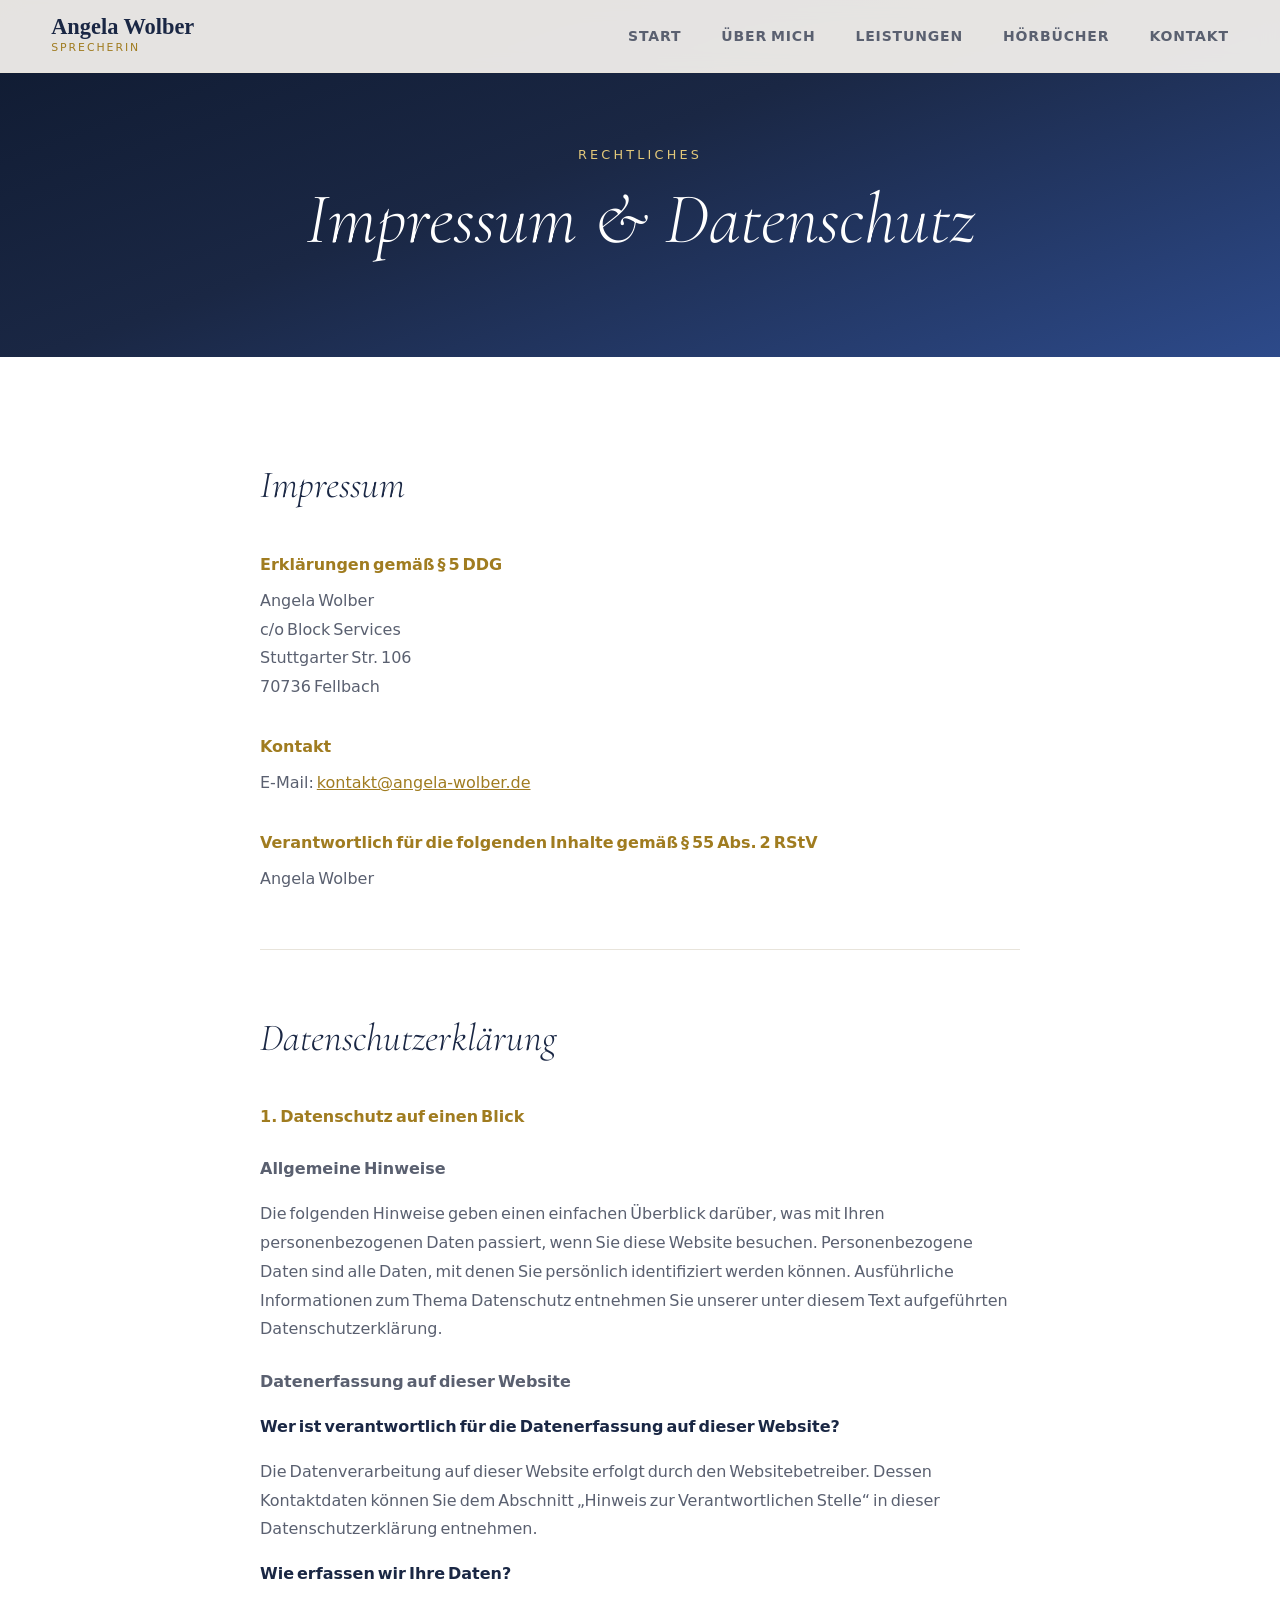
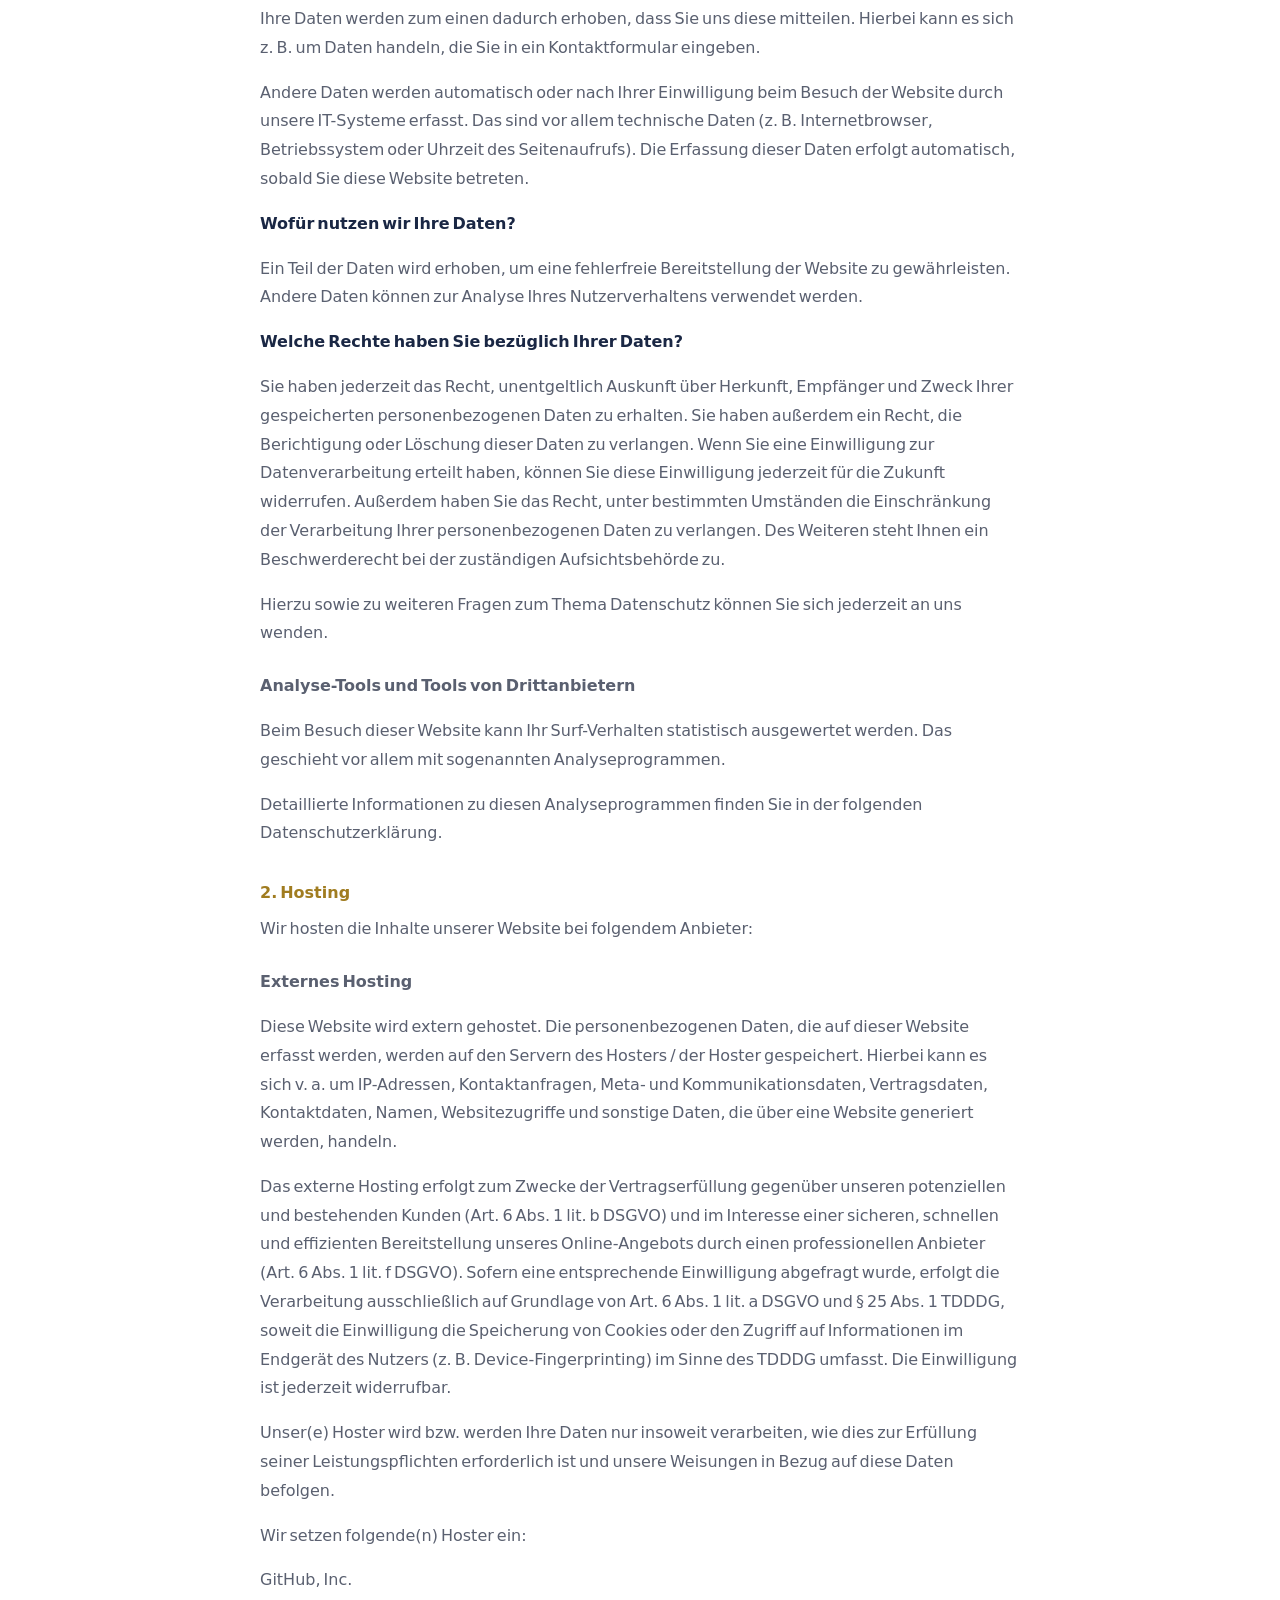
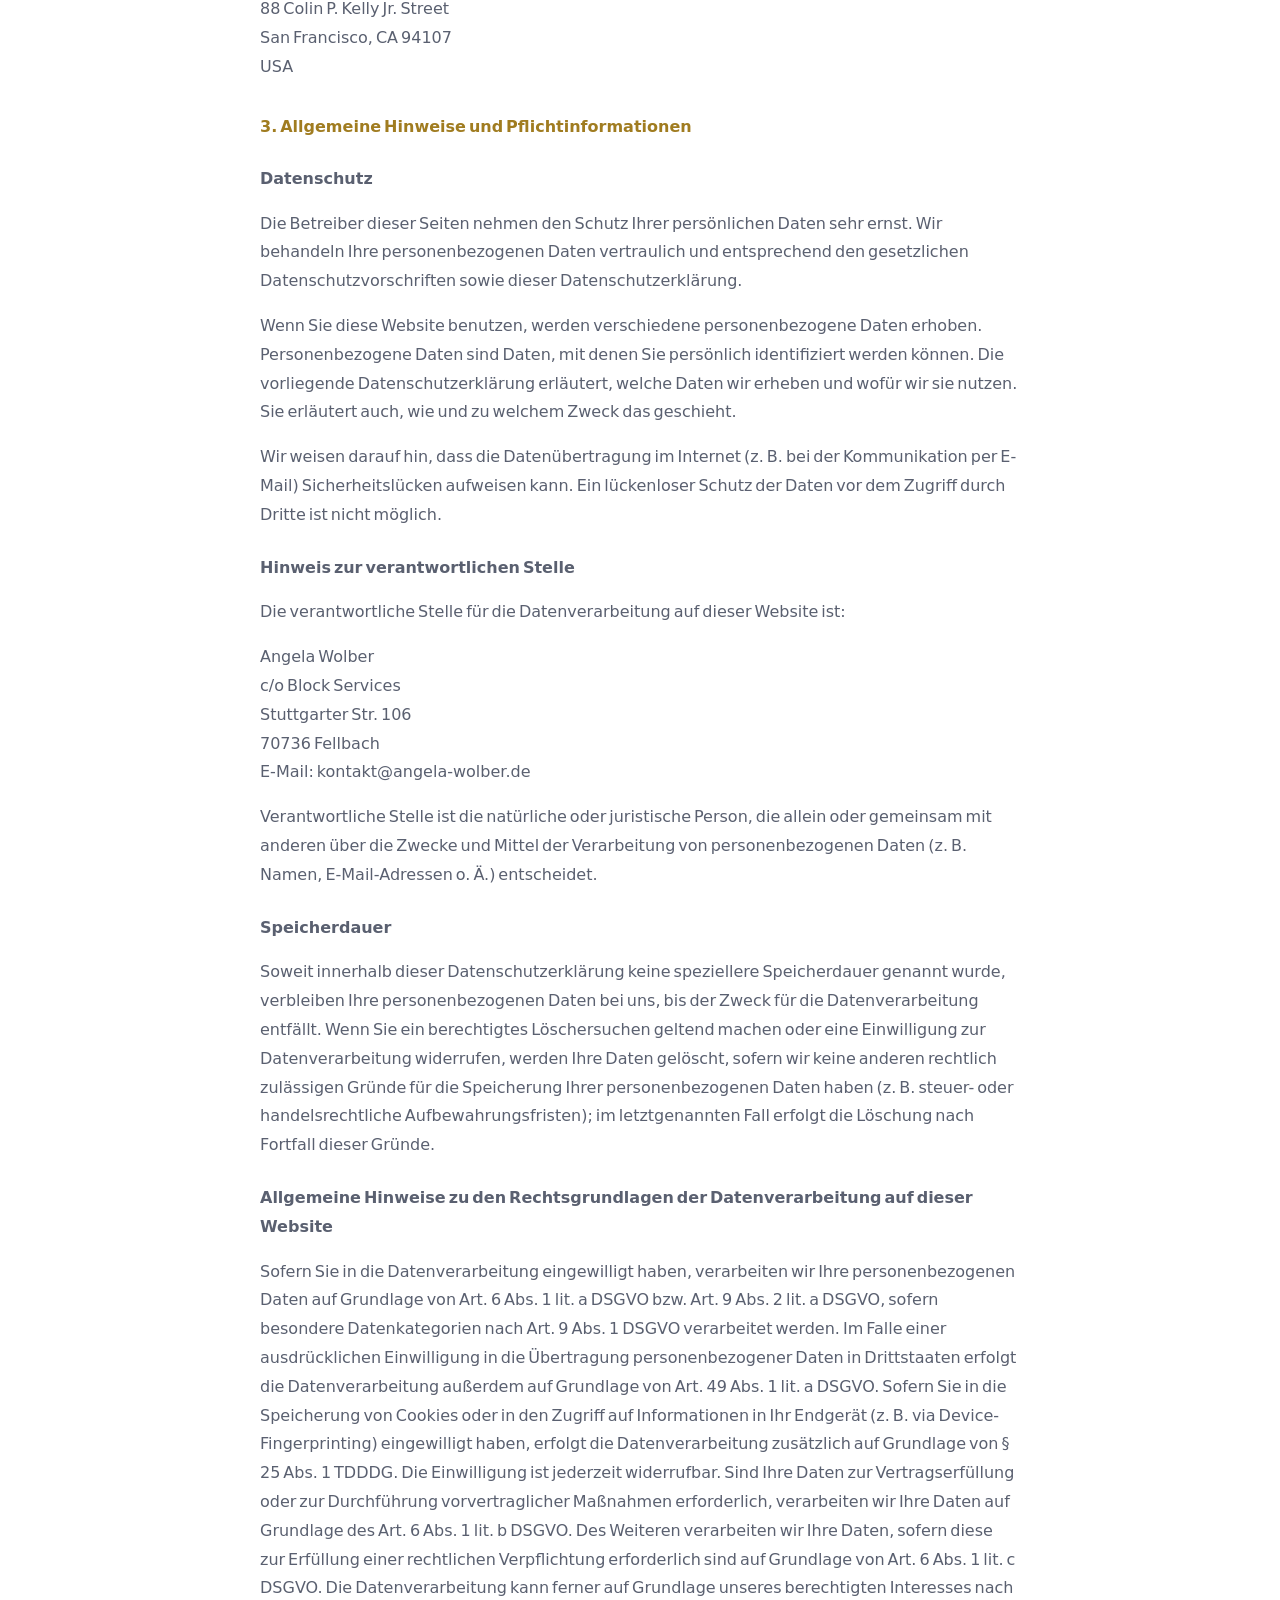
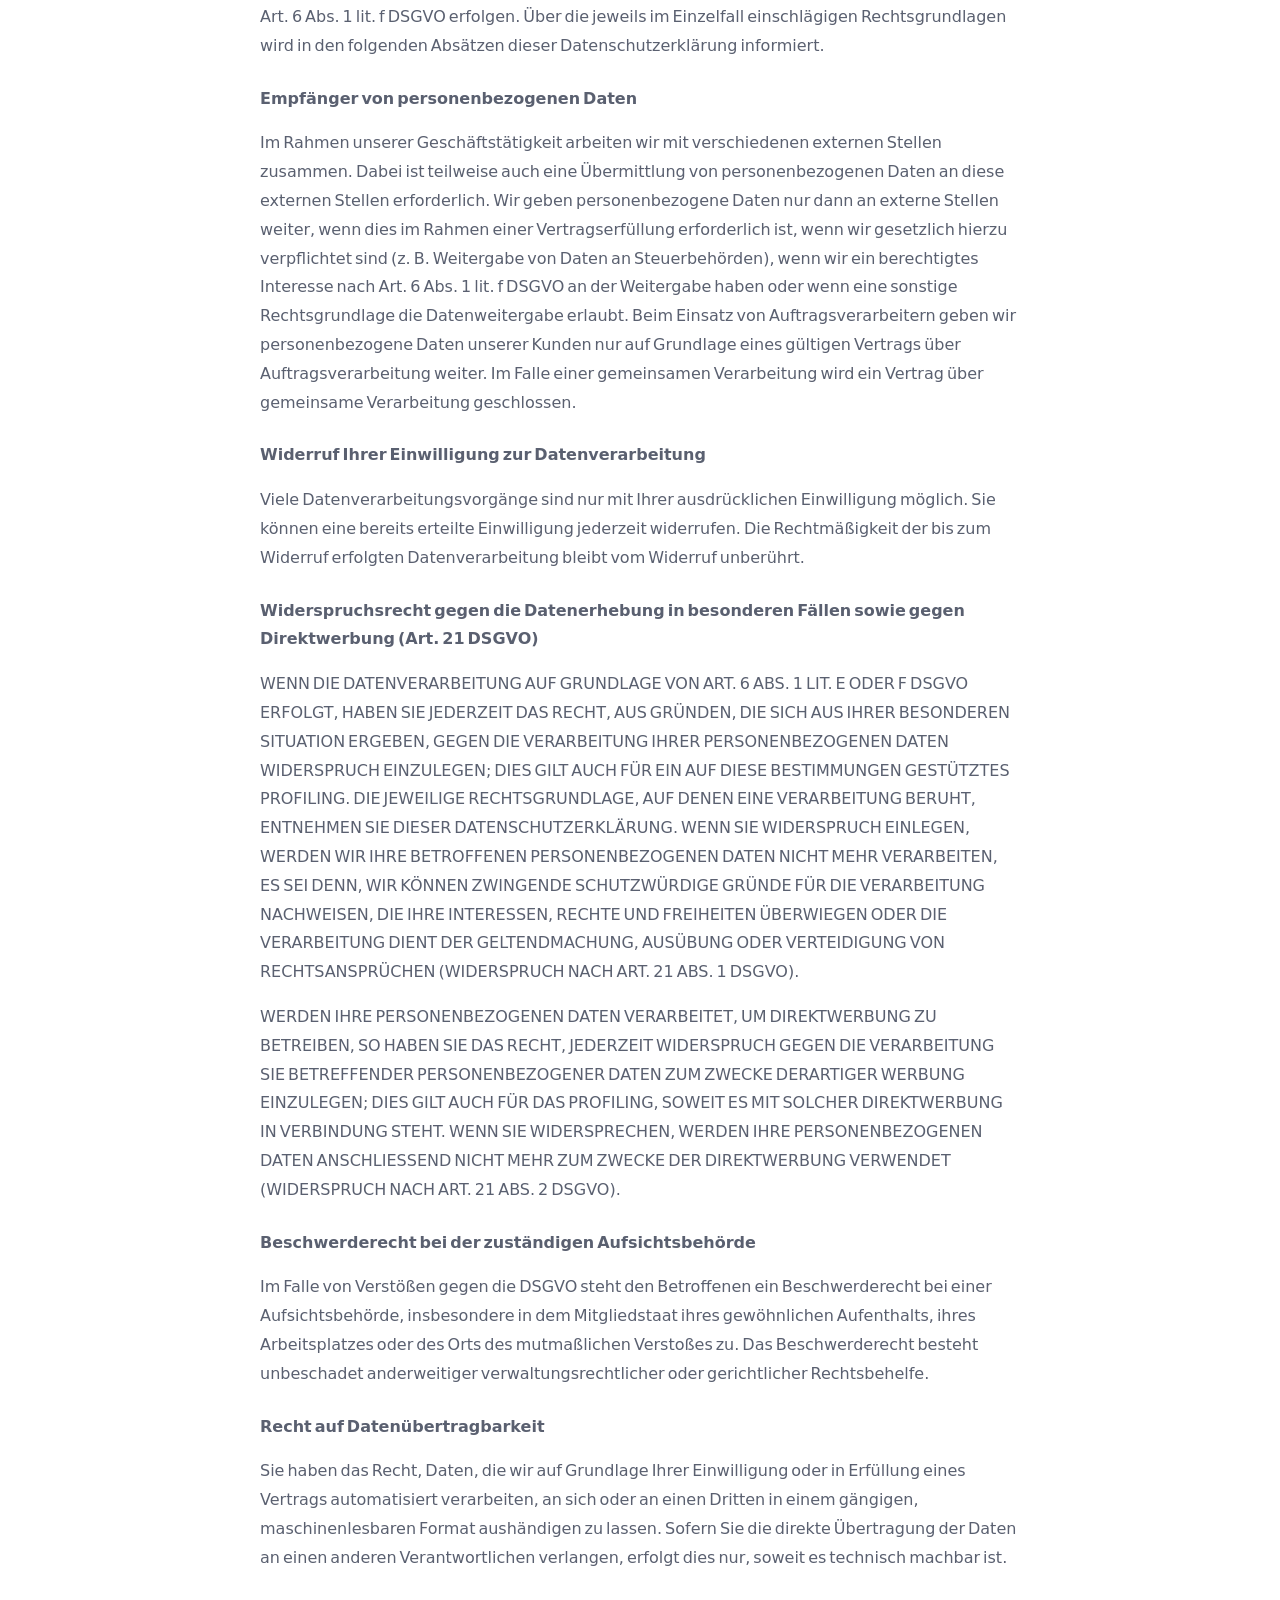
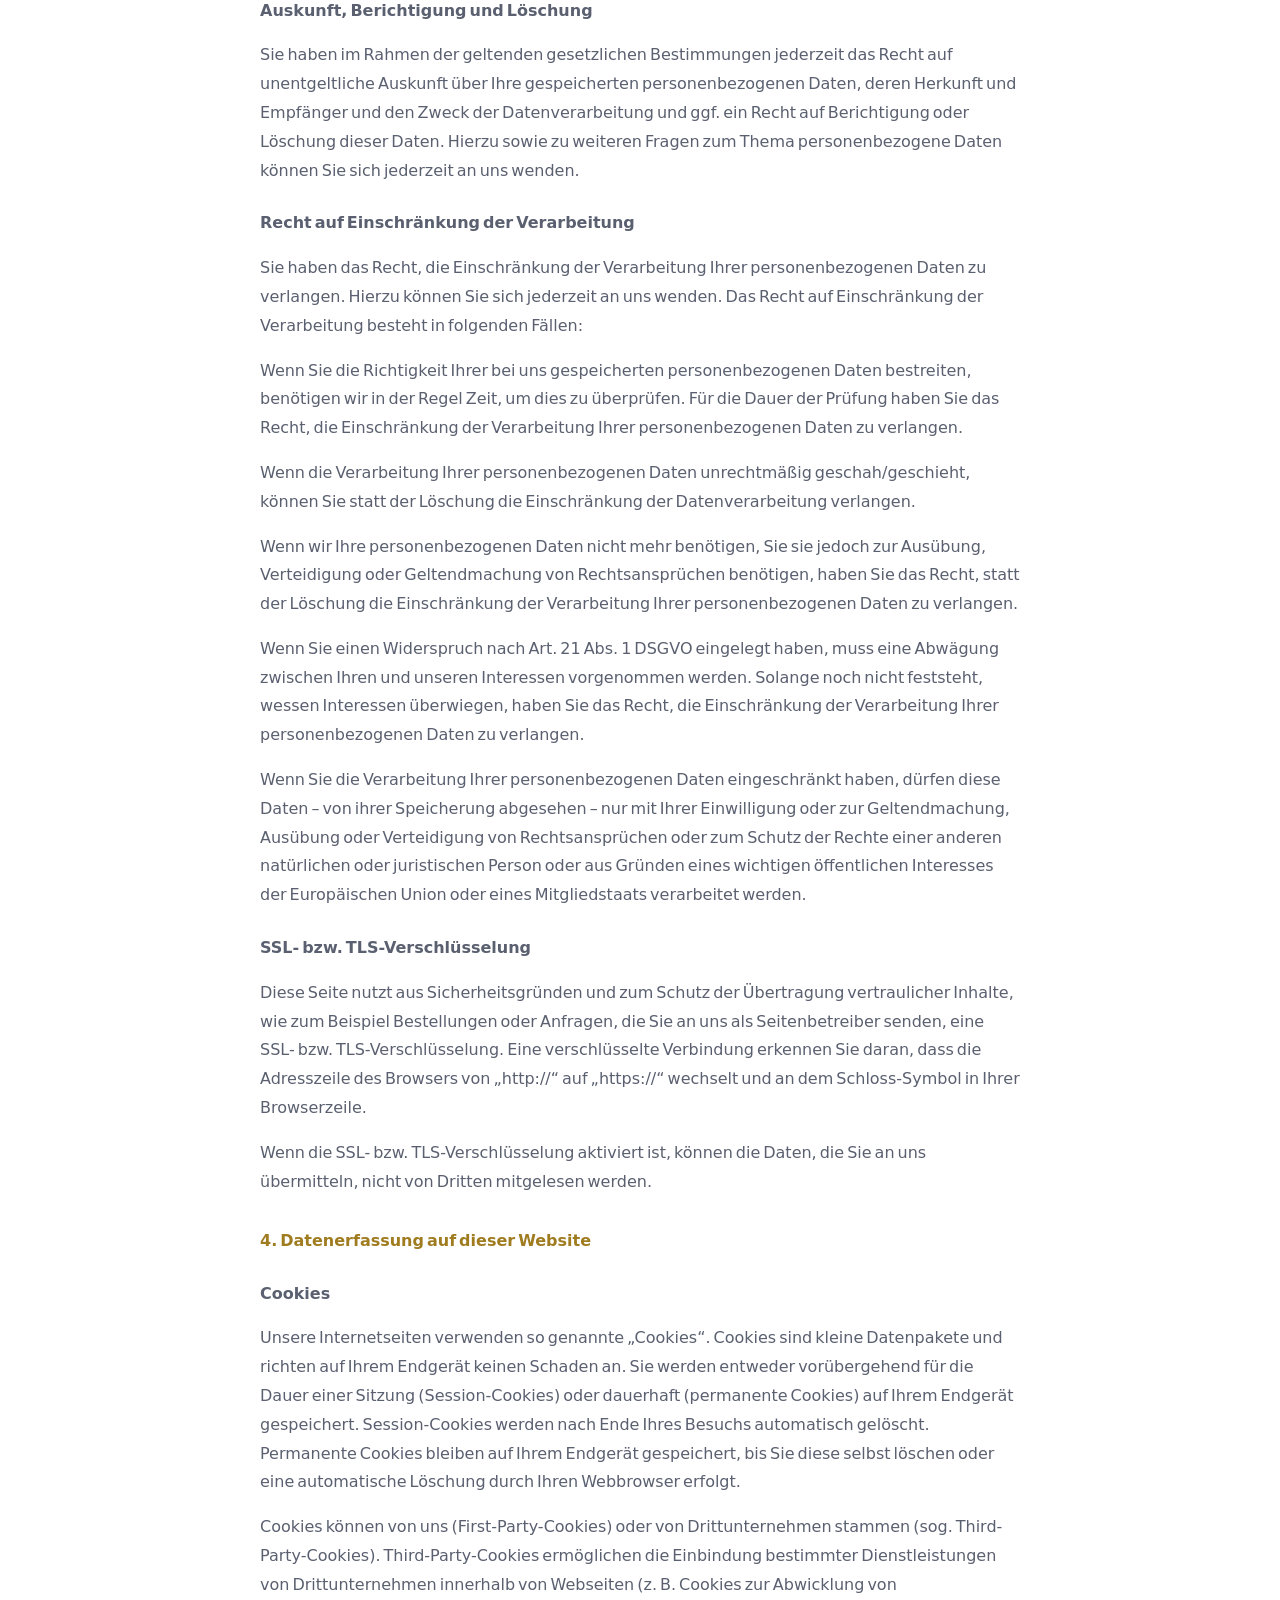
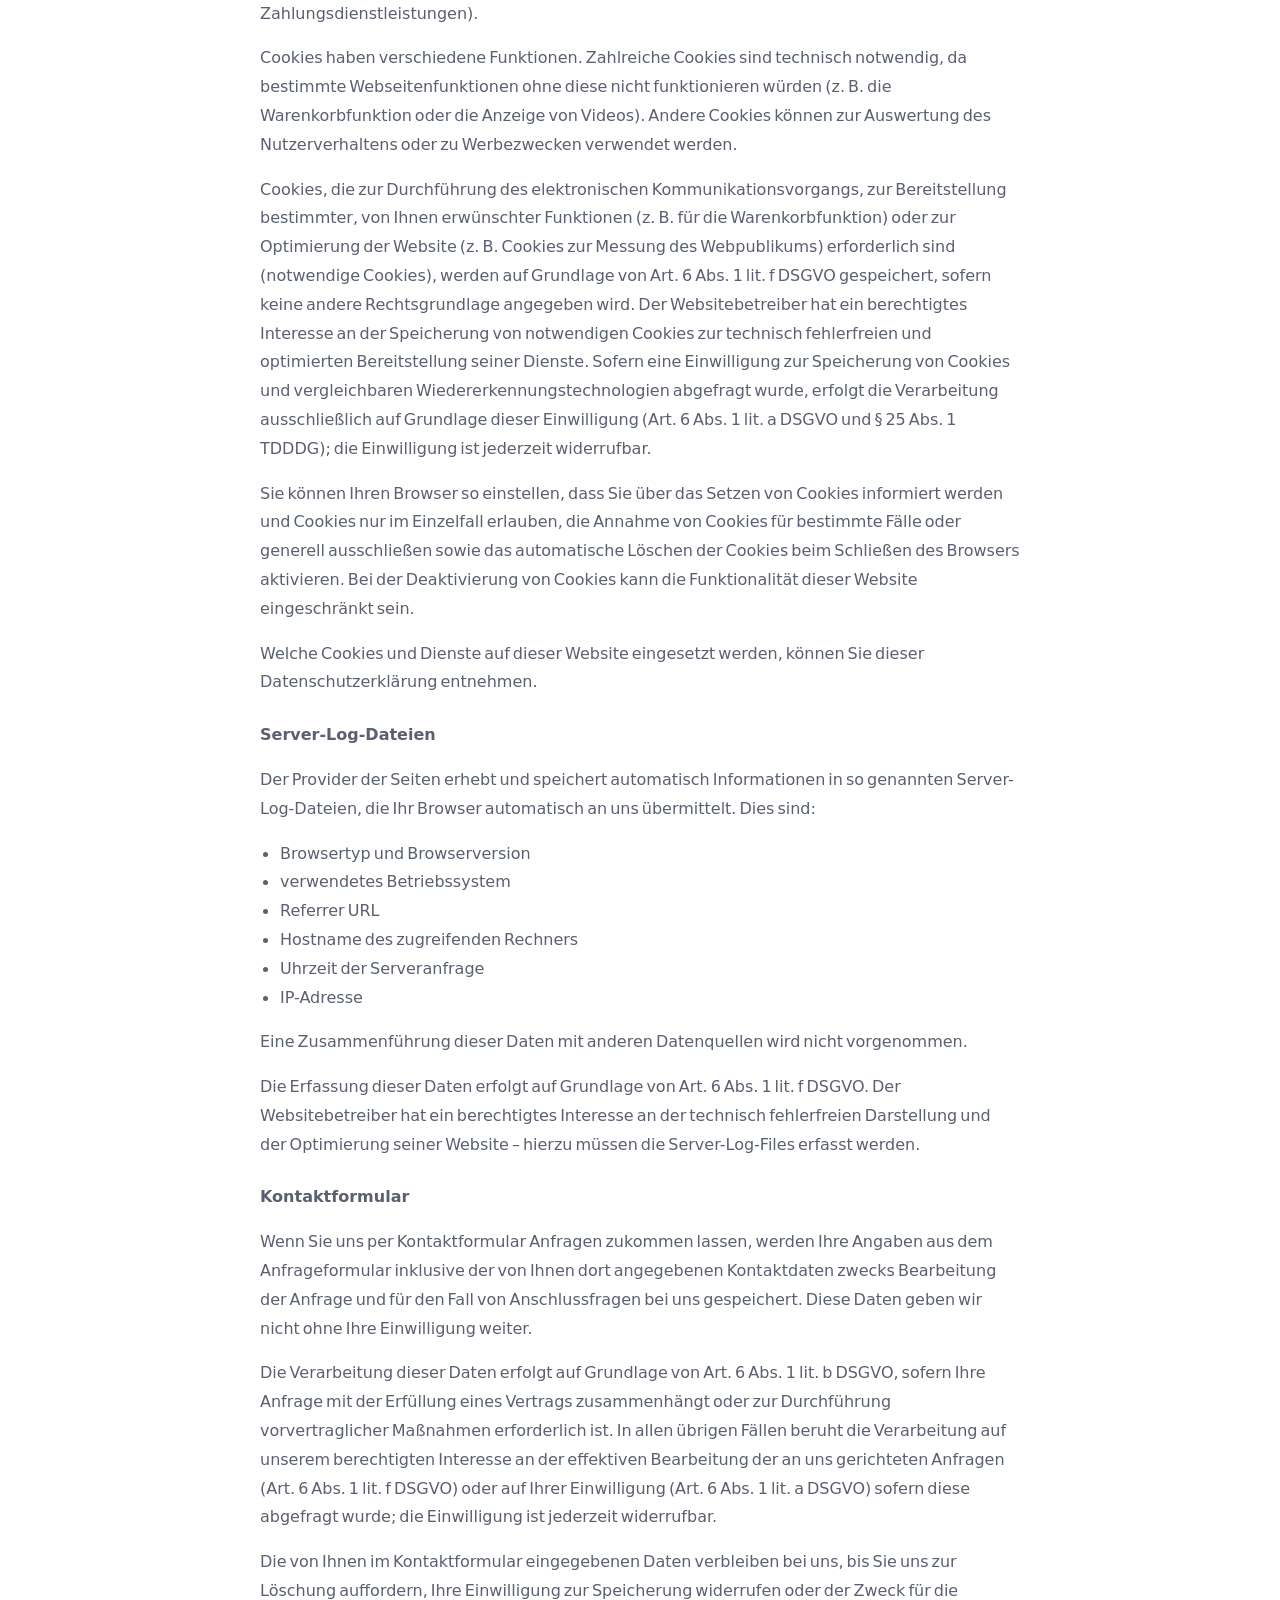
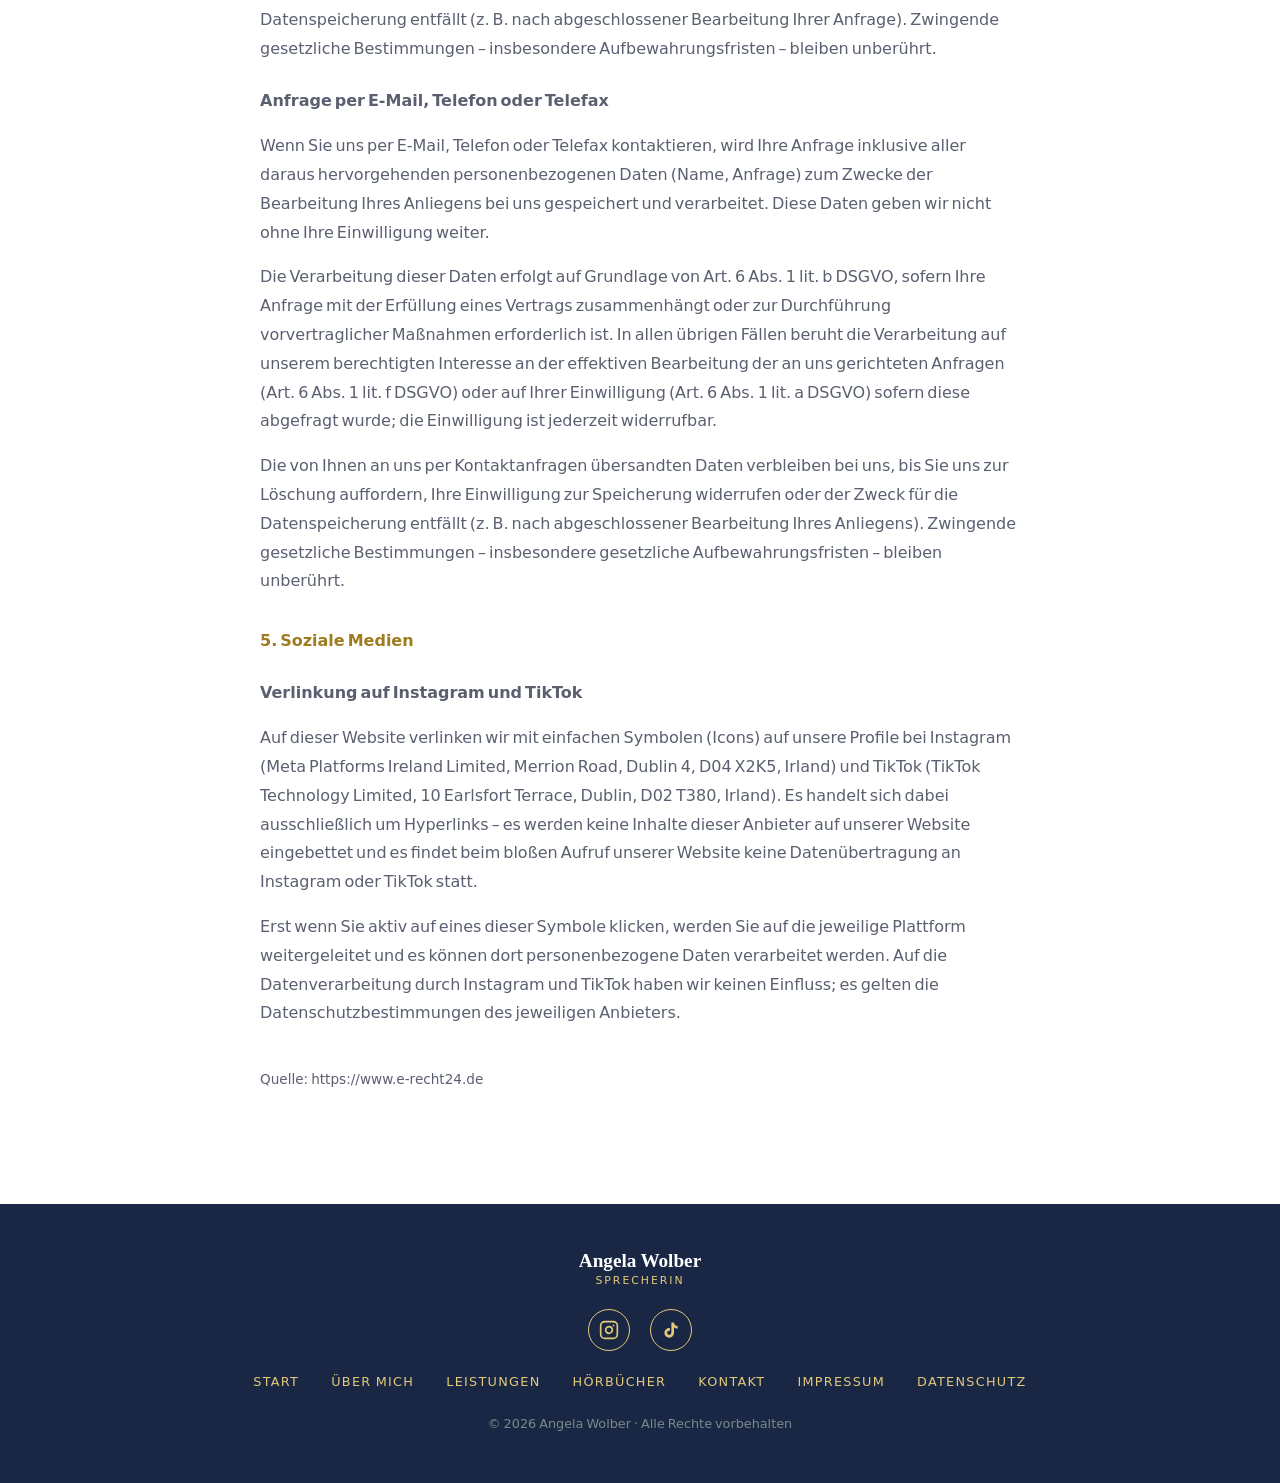
<file: impressum-datenschutz.html>
<!DOCTYPE html>
<html lang="de">
<head>
  <meta charset="UTF-8" />
  <meta name="viewport" content="width=device-width, initial-scale=1.0" />
  <title>Impressum & Datenschutz – Angela Wolber</title>
  <meta name="robots" content="noindex" />
  <link rel="stylesheet" href="style.css" />
</head>
<body>

  <header class="site-header">
    <div class="container header-inner">
      <a href="index.html" class="logo">
        <span class="logo-name">Angela Wolber</span>
        <span class="logo-tagline">Sprecherin</span>
      </a>
      <nav class="main-nav">
        <a href="index.html">Start</a>
        <a href="ueber-mich.html">Über mich</a>
        <a href="leistungen.html">Leistungen</a>
        <a href="hoerbuecher.html">Hörbücher</a>
        <a href="kontakt.html">Kontakt</a>
      </nav>
      <button class="nav-toggle" aria-label="Menü öffnen">&#9776;</button>
    </div>
  </header>

  <section class="page-hero">
    <div class="container">
      <p class="hero-eyebrow">Rechtliches</p>
      <h1 class="page-hero-title">Impressum &amp; Datenschutz</h1>
    </div>
  </section>

  <section class="section legal">
    <div class="container legal-content">

      <!-- ── IMPRESSUM ── -->
      <h2 class="legal-h2" id="impressum">Impressum</h2>

      <h3 class="legal-h3">Erklärungen gemäß § 5 DDG</h3>
      <p>
        Angela Wolber<br>
        c/o Block Services<br>
        Stuttgarter Str. 106<br>
        70736 Fellbach
      </p>

      <h3 class="legal-h3">Kontakt</h3>
      <p>
        E-Mail: <a href="mailto:kontakt@angela-wolber.de">kontakt@angela-wolber.de</a>
      </p>

      <h3 class="legal-h3">Verantwortlich für die folgenden Inhalte gemäß § 55 Abs. 2 RStV</h3>
      <p>
        Angela Wolber
      </p>

      <hr class="legal-divider" />

      <!-- ── DATENSCHUTZ ── -->
      <h2 class="legal-h2" id="datenschutz">Datenschutzerklärung</h2>

      <h3 class="legal-h3">1. Datenschutz auf einen Blick</h3>

      <p class="legal-sub">Allgemeine Hinweise</p>
      <p>
        Die folgenden Hinweise geben einen einfachen Überblick darüber, was mit Ihren personenbezogenen Daten passiert, wenn Sie diese Website besuchen. Personenbezogene Daten sind alle Daten, mit denen Sie persönlich identifiziert werden können. Ausführliche Informationen zum Thema Datenschutz entnehmen Sie unserer unter diesem Text aufgeführten Datenschutzerklärung.
      </p>

      <p class="legal-sub">Datenerfassung auf dieser Website</p>
      <p><strong>Wer ist verantwortlich für die Datenerfassung auf dieser Website?</strong></p>
      <p>
        Die Datenverarbeitung auf dieser Website erfolgt durch den Websitebetreiber. Dessen Kontaktdaten können Sie dem Abschnitt „Hinweis zur Verantwortlichen Stelle“ in dieser Datenschutzerklärung entnehmen.
      </p>
      <p><strong>Wie erfassen wir Ihre Daten?</strong></p>
      <p>
        Ihre Daten werden zum einen dadurch erhoben, dass Sie uns diese mitteilen. Hierbei kann es sich z. B. um Daten handeln, die Sie in ein Kontaktformular eingeben.
      </p>
      <p>
        Andere Daten werden automatisch oder nach Ihrer Einwilligung beim Besuch der Website durch unsere IT-Systeme erfasst. Das sind vor allem technische Daten (z. B. Internetbrowser, Betriebssystem oder Uhrzeit des Seitenaufrufs). Die Erfassung dieser Daten erfolgt automatisch, sobald Sie diese Website betreten.
      </p>
      <p><strong>Wofür nutzen wir Ihre Daten?</strong></p>
      <p>
        Ein Teil der Daten wird erhoben, um eine fehlerfreie Bereitstellung der Website zu gewährleisten. Andere Daten können zur Analyse Ihres Nutzerverhaltens verwendet werden.
      </p>
      <p><strong>Welche Rechte haben Sie bezüglich Ihrer Daten?</strong></p>
      <p>
        Sie haben jederzeit das Recht, unentgeltlich Auskunft über Herkunft, Empfänger und Zweck Ihrer gespeicherten personenbezogenen Daten zu erhalten. Sie haben außerdem ein Recht, die Berichtigung oder Löschung dieser Daten zu verlangen. Wenn Sie eine Einwilligung zur Datenverarbeitung erteilt haben, können Sie diese Einwilligung jederzeit für die Zukunft widerrufen. Außerdem haben Sie das Recht, unter bestimmten Umständen die Einschränkung der Verarbeitung Ihrer personenbezogenen Daten zu verlangen. Des Weiteren steht Ihnen ein Beschwerderecht bei der zuständigen Aufsichtsbehörde zu.
      </p>
      <p>
        Hierzu sowie zu weiteren Fragen zum Thema Datenschutz können Sie sich jederzeit an uns wenden.
      </p>

      <p class="legal-sub">Analyse-Tools und Tools von Drittanbietern</p>
      <p>
        Beim Besuch dieser Website kann Ihr Surf-Verhalten statistisch ausgewertet werden. Das geschieht vor allem mit sogenannten Analyseprogrammen.
      </p>
      <p>
        Detaillierte Informationen zu diesen Analyseprogrammen finden Sie in der folgenden Datenschutzerklärung.
      </p>

      <h3 class="legal-h3">2. Hosting</h3>
      <p>
        Wir hosten die Inhalte unserer Website bei folgendem Anbieter:
      </p>
      <p class="legal-sub">Externes Hosting</p>
      <p>
        Diese Website wird extern gehostet. Die personenbezogenen Daten, die auf dieser Website erfasst werden, werden auf den Servern des Hosters / der Hoster gespeichert. Hierbei kann es sich v. a. um IP-Adressen, Kontaktanfragen, Meta- und Kommunikationsdaten, Vertragsdaten, Kontaktdaten, Namen, Websitezugriffe und sonstige Daten, die über eine Website generiert werden, handeln.
      </p>
      <p>
        Das externe Hosting erfolgt zum Zwecke der Vertragserfüllung gegenüber unseren potenziellen und bestehenden Kunden (Art. 6 Abs. 1 lit. b DSGVO) und im Interesse einer sicheren, schnellen und effizienten Bereitstellung unseres Online-Angebots durch einen professionellen Anbieter (Art. 6 Abs. 1 lit. f DSGVO). Sofern eine entsprechende Einwilligung abgefragt wurde, erfolgt die Verarbeitung ausschließlich auf Grundlage von Art. 6 Abs. 1 lit. a DSGVO und § 25 Abs. 1 TDDDG, soweit die Einwilligung die Speicherung von Cookies oder den Zugriff auf Informationen im Endgerät des Nutzers (z. B. Device-Fingerprinting) im Sinne des TDDDG umfasst. Die Einwilligung ist jederzeit widerrufbar.
      </p>
      <p>
        Unser(e) Hoster wird bzw. werden Ihre Daten nur insoweit verarbeiten, wie dies zur Erfüllung seiner Leistungspflichten erforderlich ist und unsere Weisungen in Bezug auf diese Daten befolgen.
      </p>
      <p>
        Wir setzen folgende(n) Hoster ein:
      </p>
      <p>
        GitHub, Inc.<br>
        88 Colin P. Kelly Jr. Street<br>
        San Francisco, CA 94107<br>
        USA
      </p>

      <h3 class="legal-h3">3. Allgemeine Hinweise und Pflichtinformationen</h3>

      <p class="legal-sub">Datenschutz</p>
      <p>
        Die Betreiber dieser Seiten nehmen den Schutz Ihrer persönlichen Daten sehr ernst. Wir behandeln Ihre personenbezogenen Daten vertraulich und entsprechend den gesetzlichen Datenschutzvorschriften sowie dieser Datenschutzerklärung.
      </p>
      <p>
        Wenn Sie diese Website benutzen, werden verschiedene personenbezogene Daten erhoben. Personenbezogene Daten sind Daten, mit denen Sie persönlich identifiziert werden können. Die vorliegende Datenschutzerklärung erläutert, welche Daten wir erheben und wofür wir sie nutzen. Sie erläutert auch, wie und zu welchem Zweck das geschieht.
      </p>
      <p>
        Wir weisen darauf hin, dass die Datenübertragung im Internet (z. B. bei der Kommunikation per E-Mail) Sicherheitslücken aufweisen kann. Ein lückenloser Schutz der Daten vor dem Zugriff durch Dritte ist nicht möglich.
      </p>

      <p class="legal-sub">Hinweis zur verantwortlichen Stelle</p>
      <p>
        Die verantwortliche Stelle für die Datenverarbeitung auf dieser Website ist:
      </p>
      <p>
        Angela Wolber<br>
        c/o Block Services<br>
        Stuttgarter Str. 106<br>
        70736 Fellbach<br>
        E-Mail: kontakt@angela-wolber.de
      </p>
      <p>
        Verantwortliche Stelle ist die natürliche oder juristische Person, die allein oder gemeinsam mit anderen über die Zwecke und Mittel der Verarbeitung von personenbezogenen Daten (z. B. Namen, E-Mail-Adressen o. Ä.) entscheidet.
      </p>

      <p class="legal-sub">Speicherdauer</p>
      <p>
        Soweit innerhalb dieser Datenschutzerklärung keine speziellere Speicherdauer genannt wurde, verbleiben Ihre personenbezogenen Daten bei uns, bis der Zweck für die Datenverarbeitung entfällt. Wenn Sie ein berechtigtes Löschersuchen geltend machen oder eine Einwilligung zur Datenverarbeitung widerrufen, werden Ihre Daten gelöscht, sofern wir keine anderen rechtlich zulässigen Gründe für die Speicherung Ihrer personenbezogenen Daten haben (z. B. steuer- oder handelsrechtliche Aufbewahrungsfristen); im letztgenannten Fall erfolgt die Löschung nach Fortfall dieser Gründe.
      </p>

      <p class="legal-sub">Allgemeine Hinweise zu den Rechtsgrundlagen der Datenverarbeitung auf dieser Website</p>
      <p>
        Sofern Sie in die Datenverarbeitung eingewilligt haben, verarbeiten wir Ihre personenbezogenen Daten auf Grundlage von Art. 6 Abs. 1 lit. a DSGVO bzw. Art. 9 Abs. 2 lit. a DSGVO, sofern besondere Datenkategorien nach Art. 9 Abs. 1 DSGVO verarbeitet werden. Im Falle einer ausdrücklichen Einwilligung in die Übertragung personenbezogener Daten in Drittstaaten erfolgt die Datenverarbeitung außerdem auf Grundlage von Art. 49 Abs. 1 lit. a DSGVO. Sofern Sie in die Speicherung von Cookies oder in den Zugriff auf Informationen in Ihr Endgerät (z. B. via Device-Fingerprinting) eingewilligt haben, erfolgt die Datenverarbeitung zusätzlich auf Grundlage von § 25 Abs. 1 TDDDG. Die Einwilligung ist jederzeit widerrufbar. Sind Ihre Daten zur Vertragserfüllung oder zur Durchführung vorvertraglicher Maßnahmen erforderlich, verarbeiten wir Ihre Daten auf Grundlage des Art. 6 Abs. 1 lit. b DSGVO. Des Weiteren verarbeiten wir Ihre Daten, sofern diese zur Erfüllung einer rechtlichen Verpflichtung erforderlich sind auf Grundlage von Art. 6 Abs. 1 lit. c DSGVO. Die Datenverarbeitung kann ferner auf Grundlage unseres berechtigten Interesses nach Art. 6 Abs. 1 lit. f DSGVO erfolgen. Über die jeweils im Einzelfall einschlägigen Rechtsgrundlagen wird in den folgenden Absätzen dieser Datenschutzerklärung informiert.
      </p>

      <p class="legal-sub">Empfänger von personenbezogenen Daten</p>
      <p>
        Im Rahmen unserer Geschäftstätigkeit arbeiten wir mit verschiedenen externen Stellen zusammen. Dabei ist teilweise auch eine Übermittlung von personenbezogenen Daten an diese externen Stellen erforderlich. Wir geben personenbezogene Daten nur dann an externe Stellen weiter, wenn dies im Rahmen einer Vertragserfüllung erforderlich ist, wenn wir gesetzlich hierzu verpflichtet sind (z. B. Weitergabe von Daten an Steuerbehörden), wenn wir ein berechtigtes Interesse nach Art. 6 Abs. 1 lit. f DSGVO an der Weitergabe haben oder wenn eine sonstige Rechtsgrundlage die Datenweitergabe erlaubt. Beim Einsatz von Auftragsverarbeitern geben wir personenbezogene Daten unserer Kunden nur auf Grundlage eines gültigen Vertrags über Auftragsverarbeitung weiter. Im Falle einer gemeinsamen Verarbeitung wird ein Vertrag über gemeinsame Verarbeitung geschlossen.
      </p>

      <p class="legal-sub">Widerruf Ihrer Einwilligung zur Datenverarbeitung</p>
      <p>
        Viele Datenverarbeitungsvorgänge sind nur mit Ihrer ausdrücklichen Einwilligung möglich. Sie können eine bereits erteilte Einwilligung jederzeit widerrufen. Die Rechtmäßigkeit der bis zum Widerruf erfolgten Datenverarbeitung bleibt vom Widerruf unberührt.
      </p>

      <p class="legal-sub">Widerspruchsrecht gegen die Datenerhebung in besonderen Fällen sowie gegen Direktwerbung (Art. 21 DSGVO)</p>
      <p>
        WENN DIE DATENVERARBEITUNG AUF GRUNDLAGE VON ART. 6 ABS. 1 LIT. E ODER F DSGVO ERFOLGT, HABEN SIE JEDERZEIT DAS RECHT, AUS GRÜNDEN, DIE SICH AUS IHRER BESONDEREN SITUATION ERGEBEN, GEGEN DIE VERARBEITUNG IHRER PERSONENBEZOGENEN DATEN WIDERSPRUCH EINZULEGEN; DIES GILT AUCH FÜR EIN AUF DIESE BESTIMMUNGEN GESTÜTZTES PROFILING. DIE JEWEILIGE RECHTSGRUNDLAGE, AUF DENEN EINE VERARBEITUNG BERUHT, ENTNEHMEN SIE DIESER DATENSCHUTZERKLÄRUNG. WENN SIE WIDERSPRUCH EINLEGEN, WERDEN WIR IHRE BETROFFENEN PERSONENBEZOGENEN DATEN NICHT MEHR VERARBEITEN, ES SEI DENN, WIR KÖNNEN ZWINGENDE SCHUTZWÜRDIGE GRÜNDE FÜR DIE VERARBEITUNG NACHWEISEN, DIE IHRE INTERESSEN, RECHTE UND FREIHEITEN ÜBERWIEGEN ODER DIE VERARBEITUNG DIENT DER GELTENDMACHUNG, AUSÜBUNG ODER VERTEIDIGUNG VON RECHTSANSPRÜCHEN (WIDERSPRUCH NACH ART. 21 ABS. 1 DSGVO).
      </p>
      <p>
        WERDEN IHRE PERSONENBEZOGENEN DATEN VERARBEITET, UM DIREKTWERBUNG ZU BETREIBEN, SO HABEN SIE DAS RECHT, JEDERZEIT WIDERSPRUCH GEGEN DIE VERARBEITUNG SIE BETREFFENDER PERSONENBEZOGENER DATEN ZUM ZWECKE DERARTIGER WERBUNG EINZULEGEN; DIES GILT AUCH FÜR DAS PROFILING, SOWEIT ES MIT SOLCHER DIREKTWERBUNG IN VERBINDUNG STEHT. WENN SIE WIDERSPRECHEN, WERDEN IHRE PERSONENBEZOGENEN DATEN ANSCHLIESSEND NICHT MEHR ZUM ZWECKE DER DIREKTWERBUNG VERWENDET (WIDERSPRUCH NACH ART. 21 ABS. 2 DSGVO).
      </p>

      <p class="legal-sub">Beschwerderecht bei der zuständigen Aufsichtsbehörde</p>
      <p>
        Im Falle von Verstößen gegen die DSGVO steht den Betroffenen ein Beschwerderecht bei einer Aufsichtsbehörde, insbesondere in dem Mitgliedstaat ihres gewöhnlichen Aufenthalts, ihres Arbeitsplatzes oder des Orts des mutmaßlichen Verstoßes zu. Das Beschwerderecht besteht unbeschadet anderweitiger verwaltungsrechtlicher oder gerichtlicher Rechtsbehelfe.
      </p>

      <p class="legal-sub">Recht auf Datenübertragbarkeit</p>
      <p>
        Sie haben das Recht, Daten, die wir auf Grundlage Ihrer Einwilligung oder in Erfüllung eines Vertrags automatisiert verarbeiten, an sich oder an einen Dritten in einem gängigen, maschinenlesbaren Format aushändigen zu lassen. Sofern Sie die direkte Übertragung der Daten an einen anderen Verantwortlichen verlangen, erfolgt dies nur, soweit es technisch machbar ist.
      </p>

      <p class="legal-sub">Auskunft, Berichtigung und Löschung</p>
      <p>
        Sie haben im Rahmen der geltenden gesetzlichen Bestimmungen jederzeit das Recht auf unentgeltliche Auskunft über Ihre gespeicherten personenbezogenen Daten, deren Herkunft und Empfänger und den Zweck der Datenverarbeitung und ggf. ein Recht auf Berichtigung oder Löschung dieser Daten. Hierzu sowie zu weiteren Fragen zum Thema personenbezogene Daten können Sie sich jederzeit an uns wenden.
      </p>

      <p class="legal-sub">Recht auf Einschränkung der Verarbeitung</p>
      <p>
        Sie haben das Recht, die Einschränkung der Verarbeitung Ihrer personenbezogenen Daten zu verlangen. Hierzu können Sie sich jederzeit an uns wenden. Das Recht auf Einschränkung der Verarbeitung besteht in folgenden Fällen:
      </p>
      <p>
        Wenn Sie die Richtigkeit Ihrer bei uns gespeicherten personenbezogenen Daten bestreiten, benötigen wir in der Regel Zeit, um dies zu überprüfen. Für die Dauer der Prüfung haben Sie das Recht, die Einschränkung der Verarbeitung Ihrer personenbezogenen Daten zu verlangen.
      </p>
      <p>
        Wenn die Verarbeitung Ihrer personenbezogenen Daten unrechtmäßig geschah/geschieht, können Sie statt der Löschung die Einschränkung der Datenverarbeitung verlangen.
      </p>
      <p>
        Wenn wir Ihre personenbezogenen Daten nicht mehr benötigen, Sie sie jedoch zur Ausübung, Verteidigung oder Geltendmachung von Rechtsansprüchen benötigen, haben Sie das Recht, statt der Löschung die Einschränkung der Verarbeitung Ihrer personenbezogenen Daten zu verlangen.
      </p>
      <p>
        Wenn Sie einen Widerspruch nach Art. 21 Abs. 1 DSGVO eingelegt haben, muss eine Abwägung zwischen Ihren und unseren Interessen vorgenommen werden. Solange noch nicht feststeht, wessen Interessen überwiegen, haben Sie das Recht, die Einschränkung der Verarbeitung Ihrer personenbezogenen Daten zu verlangen.
      </p>
      <p>
        Wenn Sie die Verarbeitung Ihrer personenbezogenen Daten eingeschränkt haben, dürfen diese Daten – von ihrer Speicherung abgesehen – nur mit Ihrer Einwilligung oder zur Geltendmachung, Ausübung oder Verteidigung von Rechtsansprüchen oder zum Schutz der Rechte einer anderen natürlichen oder juristischen Person oder aus Gründen eines wichtigen öffentlichen Interesses der Europäischen Union oder eines Mitgliedstaats verarbeitet werden.
      </p>

      <p class="legal-sub">SSL- bzw. TLS-Verschlüsselung</p>
      <p>
        Diese Seite nutzt aus Sicherheitsgründen und zum Schutz der Übertragung vertraulicher Inhalte, wie zum Beispiel Bestellungen oder Anfragen, die Sie an uns als Seitenbetreiber senden, eine SSL- bzw. TLS-Verschlüsselung. Eine verschlüsselte Verbindung erkennen Sie daran, dass die Adresszeile des Browsers von „http://“ auf „https://“ wechselt und an dem Schloss-Symbol in Ihrer Browserzeile.
      </p>
      <p>
        Wenn die SSL- bzw. TLS-Verschlüsselung aktiviert ist, können die Daten, die Sie an uns übermitteln, nicht von Dritten mitgelesen werden.
      </p>

      <h3 class="legal-h3">4. Datenerfassung auf dieser Website</h3>

      <p class="legal-sub">Cookies</p>
      <p>
        Unsere Internetseiten verwenden so genannte „Cookies“. Cookies sind kleine Datenpakete und richten auf Ihrem Endgerät keinen Schaden an. Sie werden entweder vorübergehend für die Dauer einer Sitzung (Session-Cookies) oder dauerhaft (permanente Cookies) auf Ihrem Endgerät gespeichert. Session-Cookies werden nach Ende Ihres Besuchs automatisch gelöscht. Permanente Cookies bleiben auf Ihrem Endgerät gespeichert, bis Sie diese selbst löschen oder eine automatische Löschung durch Ihren Webbrowser erfolgt.
      </p>
      <p>
        Cookies können von uns (First-Party-Cookies) oder von Drittunternehmen stammen (sog. Third-Party-Cookies). Third-Party-Cookies ermöglichen die Einbindung bestimmter Dienstleistungen von Drittunternehmen innerhalb von Webseiten (z. B. Cookies zur Abwicklung von Zahlungsdienstleistungen).
      </p>
      <p>
        Cookies haben verschiedene Funktionen. Zahlreiche Cookies sind technisch notwendig, da bestimmte Webseitenfunktionen ohne diese nicht funktionieren würden (z. B. die Warenkorbfunktion oder die Anzeige von Videos). Andere Cookies können zur Auswertung des Nutzerverhaltens oder zu Werbezwecken verwendet werden.
      </p>
      <p>
        Cookies, die zur Durchführung des elektronischen Kommunikationsvorgangs, zur Bereitstellung bestimmter, von Ihnen erwünschter Funktionen (z. B. für die Warenkorbfunktion) oder zur Optimierung der Website (z. B. Cookies zur Messung des Webpublikums) erforderlich sind (notwendige Cookies), werden auf Grundlage von Art. 6 Abs. 1 lit. f DSGVO gespeichert, sofern keine andere Rechtsgrundlage angegeben wird. Der Websitebetreiber hat ein berechtigtes Interesse an der Speicherung von notwendigen Cookies zur technisch fehlerfreien und optimierten Bereitstellung seiner Dienste. Sofern eine Einwilligung zur Speicherung von Cookies und vergleichbaren Wiedererkennungstechnologien abgefragt wurde, erfolgt die Verarbeitung ausschließlich auf Grundlage dieser Einwilligung (Art. 6 Abs. 1 lit. a DSGVO und § 25 Abs. 1 TDDDG); die Einwilligung ist jederzeit widerrufbar.
      </p>
      <p>
        Sie können Ihren Browser so einstellen, dass Sie über das Setzen von Cookies informiert werden und Cookies nur im Einzelfall erlauben, die Annahme von Cookies für bestimmte Fälle oder generell ausschließen sowie das automatische Löschen der Cookies beim Schließen des Browsers aktivieren. Bei der Deaktivierung von Cookies kann die Funktionalität dieser Website eingeschränkt sein.
      </p>
      <p>
        Welche Cookies und Dienste auf dieser Website eingesetzt werden, können Sie dieser Datenschutzerklärung entnehmen.
      </p>

      <p class="legal-sub">Server-Log-Dateien</p>
      <p>
        Der Provider der Seiten erhebt und speichert automatisch Informationen in so genannten Server-Log-Dateien, die Ihr Browser automatisch an uns übermittelt. Dies sind:
      </p>
      <ul class="legal-list">
        <li>Browsertyp und Browserversion</li>
        <li>verwendetes Betriebssystem</li>
        <li>Referrer URL</li>
        <li>Hostname des zugreifenden Rechners</li>
        <li>Uhrzeit der Serveranfrage</li>
        <li>IP-Adresse</li>
      </ul>
      <p>
        Eine Zusammenführung dieser Daten mit anderen Datenquellen wird nicht vorgenommen.
      </p>
      <p>
        Die Erfassung dieser Daten erfolgt auf Grundlage von Art. 6 Abs. 1 lit. f DSGVO. Der Websitebetreiber hat ein berechtigtes Interesse an der technisch fehlerfreien Darstellung und der Optimierung seiner Website – hierzu müssen die Server-Log-Files erfasst werden.
      </p>

      <p class="legal-sub">Kontaktformular</p>
      <p>
        Wenn Sie uns per Kontaktformular Anfragen zukommen lassen, werden Ihre Angaben aus dem Anfrageformular inklusive der von Ihnen dort angegebenen Kontaktdaten zwecks Bearbeitung der Anfrage und für den Fall von Anschlussfragen bei uns gespeichert. Diese Daten geben wir nicht ohne Ihre Einwilligung weiter.
      </p>
      <p>
        Die Verarbeitung dieser Daten erfolgt auf Grundlage von Art. 6 Abs. 1 lit. b DSGVO, sofern Ihre Anfrage mit der Erfüllung eines Vertrags zusammenhängt oder zur Durchführung vorvertraglicher Maßnahmen erforderlich ist. In allen übrigen Fällen beruht die Verarbeitung auf unserem berechtigten Interesse an der effektiven Bearbeitung der an uns gerichteten Anfragen (Art. 6 Abs. 1 lit. f DSGVO) oder auf Ihrer Einwilligung (Art. 6 Abs. 1 lit. a DSGVO) sofern diese abgefragt wurde; die Einwilligung ist jederzeit widerrufbar.
      </p>
      <p>
        Die von Ihnen im Kontaktformular eingegebenen Daten verbleiben bei uns, bis Sie uns zur Löschung auffordern, Ihre Einwilligung zur Speicherung widerrufen oder der Zweck für die Datenspeicherung entfällt (z. B. nach abgeschlossener Bearbeitung Ihrer Anfrage). Zwingende gesetzliche Bestimmungen – insbesondere Aufbewahrungsfristen – bleiben unberührt.
      </p>

      <p class="legal-sub">Anfrage per E-Mail, Telefon oder Telefax</p>
      <p>
        Wenn Sie uns per E-Mail, Telefon oder Telefax kontaktieren, wird Ihre Anfrage inklusive aller daraus hervorgehenden personenbezogenen Daten (Name, Anfrage) zum Zwecke der Bearbeitung Ihres Anliegens bei uns gespeichert und verarbeitet. Diese Daten geben wir nicht ohne Ihre Einwilligung weiter.
      </p>
      <p>
        Die Verarbeitung dieser Daten erfolgt auf Grundlage von Art. 6 Abs. 1 lit. b DSGVO, sofern Ihre Anfrage mit der Erfüllung eines Vertrags zusammenhängt oder zur Durchführung vorvertraglicher Maßnahmen erforderlich ist. In allen übrigen Fällen beruht die Verarbeitung auf unserem berechtigten Interesse an der effektiven Bearbeitung der an uns gerichteten Anfragen (Art. 6 Abs. 1 lit. f DSGVO) oder auf Ihrer Einwilligung (Art. 6 Abs. 1 lit. a DSGVO) sofern diese abgefragt wurde; die Einwilligung ist jederzeit widerrufbar.
      </p>
      <p>
        Die von Ihnen an uns per Kontaktanfragen übersandten Daten verbleiben bei uns, bis Sie uns zur Löschung auffordern, Ihre Einwilligung zur Speicherung widerrufen oder der Zweck für die Datenspeicherung entfällt (z. B. nach abgeschlossener Bearbeitung Ihres Anliegens). Zwingende gesetzliche Bestimmungen – insbesondere gesetzliche Aufbewahrungsfristen – bleiben unberührt.
      </p>

      <h3 class="legal-h3">5. Soziale Medien</h3>

      <p class="legal-sub">Verlinkung auf Instagram und TikTok</p>
      <p>
        Auf dieser Website verlinken wir mit einfachen Symbolen (Icons) auf unsere Profile bei Instagram (Meta Platforms Ireland Limited, Merrion Road, Dublin 4, D04 X2K5, Irland) und TikTok (TikTok Technology Limited, 10 Earlsfort Terrace, Dublin, D02 T380, Irland). Es handelt sich dabei ausschließlich um Hyperlinks – es werden keine Inhalte dieser Anbieter auf unserer Website eingebettet und es findet beim bloßen Aufruf unserer Website keine Datenübertragung an Instagram oder TikTok statt.
      </p>
      <p>
        Erst wenn Sie aktiv auf eines dieser Symbole klicken, werden Sie auf die jeweilige Plattform weitergeleitet und es können dort personenbezogene Daten verarbeitet werden. Auf die Datenverarbeitung durch Instagram und TikTok haben wir keinen Einfluss; es gelten die Datenschutzbestimmungen des jeweiligen Anbieters.
      </p>

      <p class="legal-source">Quelle: https://www.e-recht24.de</p>

    </div>
  </section>

  <footer class="site-footer">
    <div class="container footer-inner">
      <div class="footer-brand">
        <span class="logo-name">Angela Wolber</span>
        <span class="logo-tagline">Sprecherin</span>
      </div>
      <div class="footer-social">
        <a href="https://www.instagram.com/angela_wolber/" target="_blank" rel="noopener" aria-label="Instagram">
          <svg viewBox="0 0 24 24" fill="none" stroke="currentColor" stroke-width="2" stroke-linecap="round" stroke-linejoin="round"><rect x="2" y="2" width="20" height="20" rx="5" ry="5"></rect><path d="M16 11.37A4 4 0 1 1 12.63 8 4 4 0 0 1 16 11.37z"></path><line x1="17.5" y1="6.5" x2="17.51" y2="6.5"></line></svg>
        </a>
        <a href="https://www.tiktok.com/@angelawolber5" target="_blank" rel="noopener" aria-label="TikTok">
          <svg viewBox="0 0 24 24" fill="currentColor"><path d="M16.6 5.82A4.28 4.28 0 0 1 15.54 3h-3.09v12.4a2.59 2.59 0 1 1-2.59-2.59c.27 0 .53.04.78.12v-3.2a5.78 5.78 0 0 0-.78-.05A5.79 5.79 0 1 0 15.65 15.4V9.01a7.35 7.35 0 0 0 4.35 1.4V7.3a4.28 4.28 0 0 1-3.4-1.48z"></path></svg>
        </a>
      </div>
      <nav class="footer-nav">
        <a href="index.html">Start</a>
        <a href="ueber-mich.html">Über mich</a>
        <a href="leistungen.html">Leistungen</a>
        <a href="hoerbuecher.html">Hörbücher</a>
        <a href="kontakt.html">Kontakt</a>
        <a href="impressum-datenschutz.html">Impressum</a>
        <a href="impressum-datenschutz.html#datenschutz">Datenschutz</a>
      </nav>
      <p class="footer-copy">&copy; <span id="year"></span> Angela Wolber · Alle Rechte vorbehalten</p>
    </div>
  </footer>

  <script src="main.js"></script>
</body>
</html>
</file>
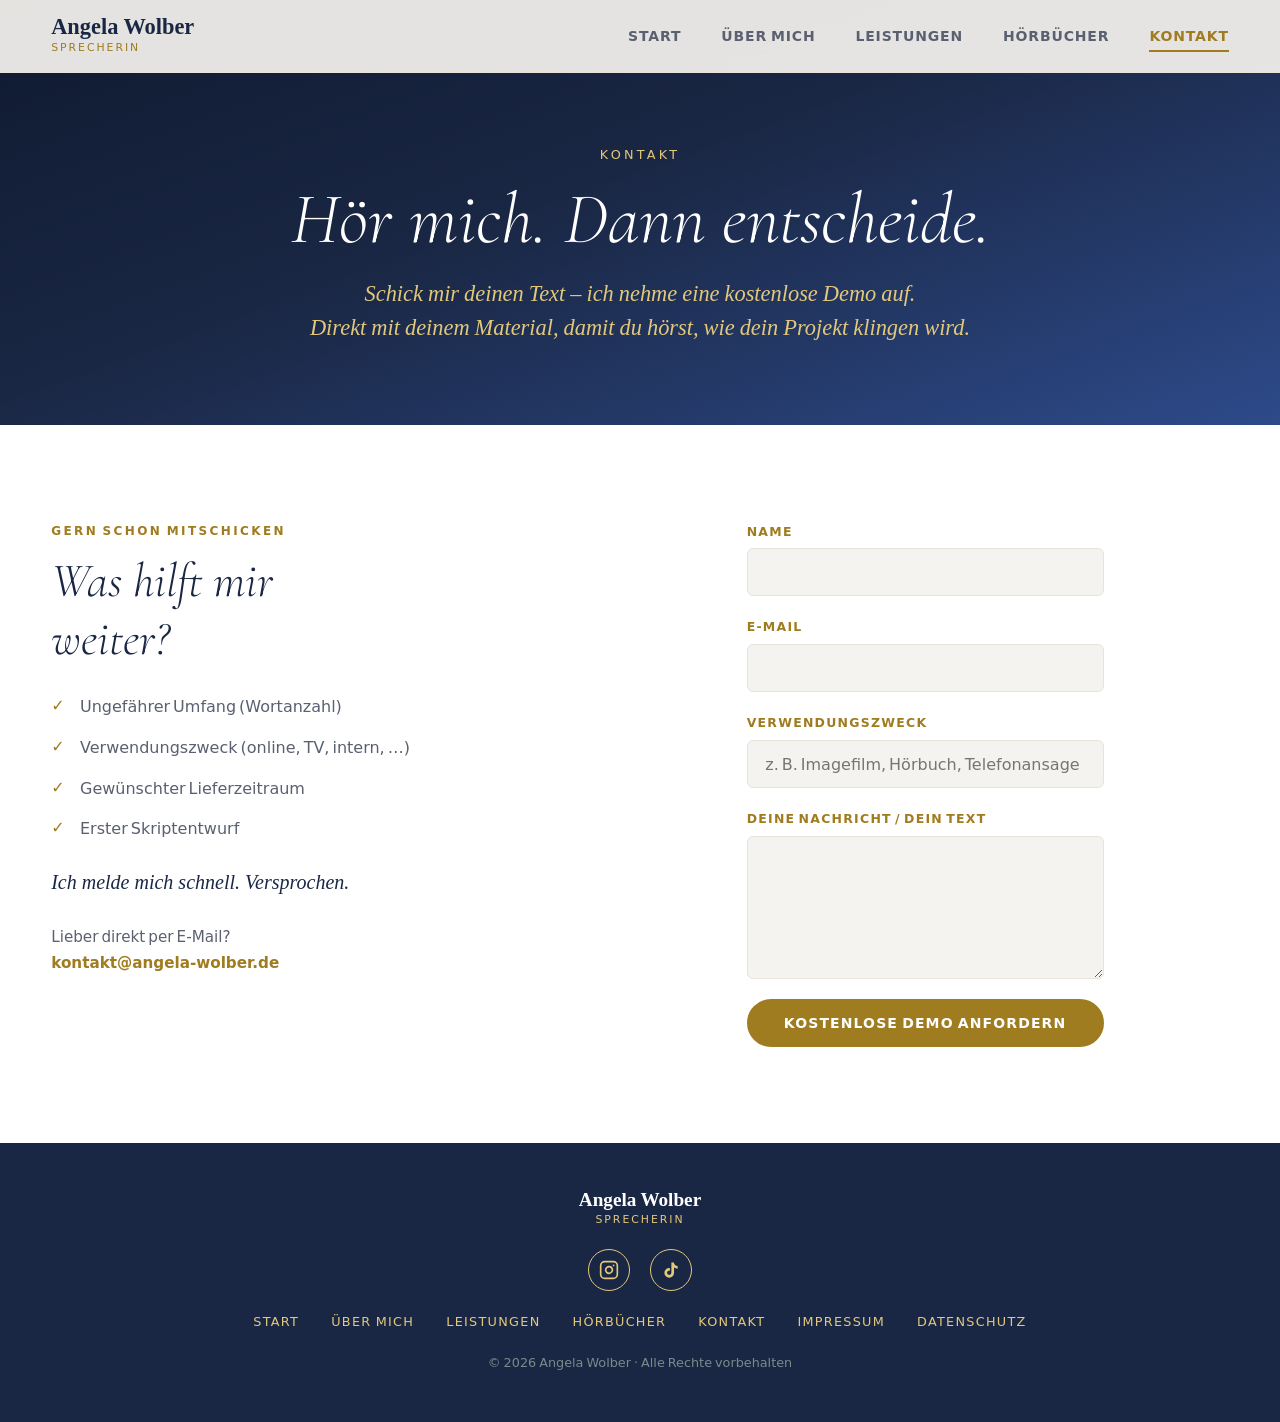
<file: kontakt.html>
<!DOCTYPE html>
<html lang="de">
<head>
  <meta charset="UTF-8" />
  <meta name="viewport" content="width=device-width, initial-scale=1.0" />
  <title>Kontakt – Angela Wolber, Sprecherin</title>
  <meta name="description" content="Kontaktiere Angela Wolber für Hörbücher, Voice Over & mehr. Kostenlose Demo in 24–48 Stunden." />
  <link rel="stylesheet" href="style.css" />
</head>
<body>

  <header class="site-header">
    <div class="container header-inner">
      <a href="index.html" class="logo">
        <span class="logo-name">Angela Wolber</span>
        <span class="logo-tagline">Sprecherin</span>
      </a>
      <nav class="main-nav">
        <a href="index.html">Start</a>
        <a href="ueber-mich.html">Über mich</a>
        <a href="leistungen.html">Leistungen</a>
        <a href="hoerbuecher.html">Hörbücher</a>
        <a href="kontakt.html" class="active">Kontakt</a>
      </nav>
      <button class="nav-toggle" aria-label="Menü öffnen">&#9776;</button>
    </div>
  </header>

  <section class="page-hero">
    <div class="container">
      <p class="hero-eyebrow">Kontakt</p>
      <h1 class="page-hero-title">Hör mich. Dann entscheide.</h1>
      <p class="page-hero-subtitle">Schick mir deinen Text – ich nehme eine kostenlose Demo auf.<br>Direkt mit deinem Material, damit du hörst, wie dein Projekt klingen wird.</p>
    </div>
  </section>

  <section class="contact section" id="contact">
    <div class="container">
      <div id="formStatus" class="form-status" style="display:none;"></div>

      <div class="contact-layout">
        <!-- Linke Spalte: Checkliste -->
        <div class="contact-info">
          <span class="section-label">Gern schon mitschicken</span>
          <h2 class="section-title">Was hilft mir<br>weiter?</h2>
          <ul class="contact-checklist">
            <li>Ungefährer Umfang (Wortanzahl)</li>
            <li>Verwendungszweck (online, TV, intern, …)</li>
            <li>Gewünschter Lieferzeitraum</li>
            <li>Erster Skriptentwurf</li>
          </ul>
          <p class="contact-promise">Ich melde mich schnell. Versprochen.</p>
          <p class="contact-direct">
            Lieber direkt per E-Mail?<br>
            <a href="mailto:kontakt@angela-wolber.de">kontakt@angela-wolber.de</a>
          </p>
        </div>

        <!-- Rechte Spalte: Formular -->
        <form class="contact-form" id="contactForm" action="https://formspree.io/f/xeeddzll" method="POST">
          <div class="form-group">
            <label for="name">Name</label>
            <input type="text" id="name" name="name" required />
          </div>
          <div class="form-group">
            <label for="email">E-Mail</label>
            <input type="email" id="email" name="email" required />
          </div>
          <div class="form-group">
            <label for="purpose">Verwendungszweck</label>
            <input type="text" id="purpose" name="verwendungszweck" placeholder="z. B. Imagefilm, Hörbuch, Telefonansage" />
          </div>
          <div class="form-group">
            <label for="message">Deine Nachricht / dein Text</label>
            <textarea id="message" name="message" rows="6" required></textarea>
          </div>
          <button type="submit" class="btn btn-primary">Kostenlose Demo anfordern</button>
        </form>
      </div>
    </div>
  </section>

  <footer class="site-footer">
    <div class="container footer-inner">
      <div class="footer-brand">
        <span class="logo-name">Angela Wolber</span>
        <span class="logo-tagline">Sprecherin</span>
      </div>
      <div class="footer-social">
        <a href="https://www.instagram.com/angela_wolber/" target="_blank" rel="noopener" aria-label="Instagram">
          <svg viewBox="0 0 24 24" fill="none" stroke="currentColor" stroke-width="2" stroke-linecap="round" stroke-linejoin="round"><rect x="2" y="2" width="20" height="20" rx="5" ry="5"></rect><path d="M16 11.37A4 4 0 1 1 12.63 8 4 4 0 0 1 16 11.37z"></path><line x1="17.5" y1="6.5" x2="17.51" y2="6.5"></line></svg>
        </a>
        <a href="https://www.tiktok.com/@angelawolber5" target="_blank" rel="noopener" aria-label="TikTok">
          <svg viewBox="0 0 24 24" fill="currentColor"><path d="M16.6 5.82A4.28 4.28 0 0 1 15.54 3h-3.09v12.4a2.59 2.59 0 1 1-2.59-2.59c.27 0 .53.04.78.12v-3.2a5.78 5.78 0 0 0-.78-.05A5.79 5.79 0 1 0 15.65 15.4V9.01a7.35 7.35 0 0 0 4.35 1.4V7.3a4.28 4.28 0 0 1-3.4-1.48z"></path></svg>
        </a>
      </div>
      <nav class="footer-nav">
        <a href="index.html">Start</a>
        <a href="ueber-mich.html">Über mich</a>
        <a href="leistungen.html">Leistungen</a>
        <a href="hoerbuecher.html">Hörbücher</a>
        <a href="kontakt.html">Kontakt</a>
        <a href="impressum-datenschutz.html">Impressum</a>
        <a href="impressum-datenschutz.html#datenschutz">Datenschutz</a>
      </nav>
      <p class="footer-copy">&copy; <span id="year"></span> Angela Wolber · Alle Rechte vorbehalten</p>
    </div>
  </footer>

  <script src="main.js"></script>
</body>
</html>
</file>
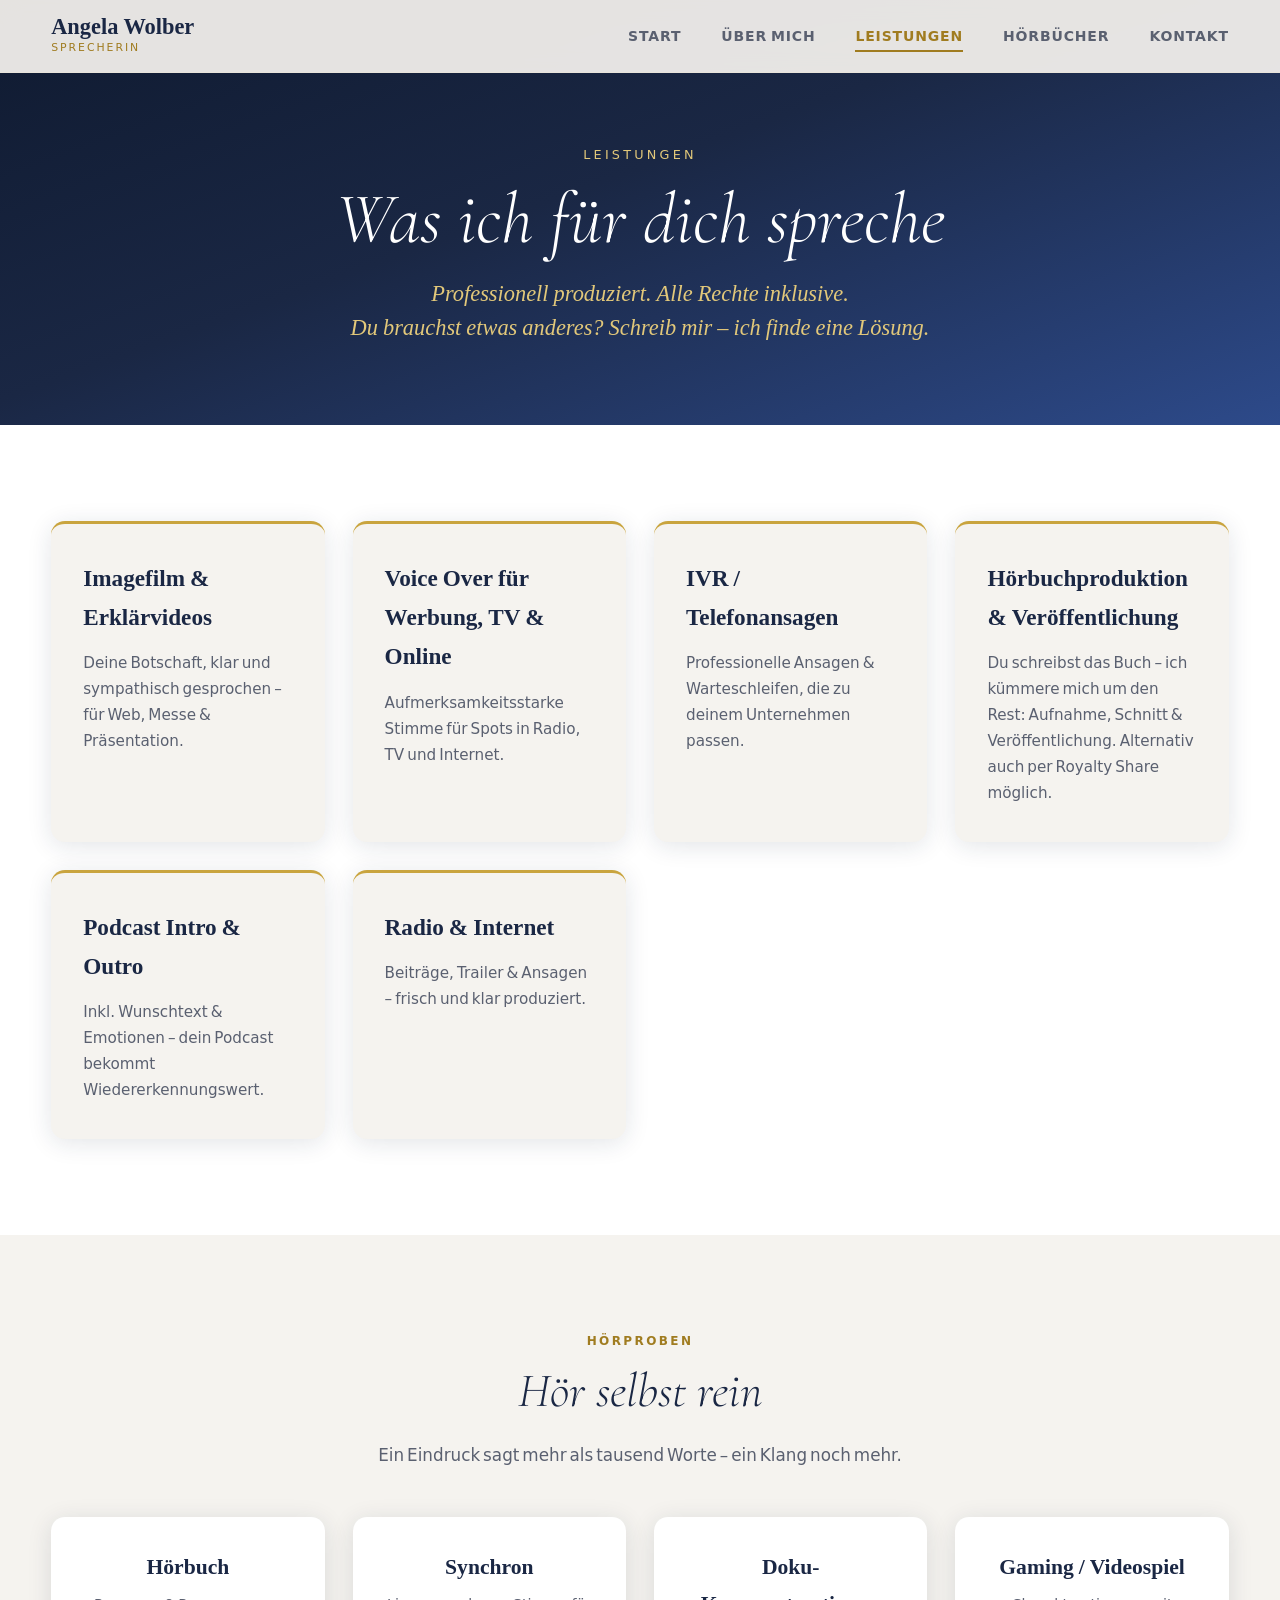
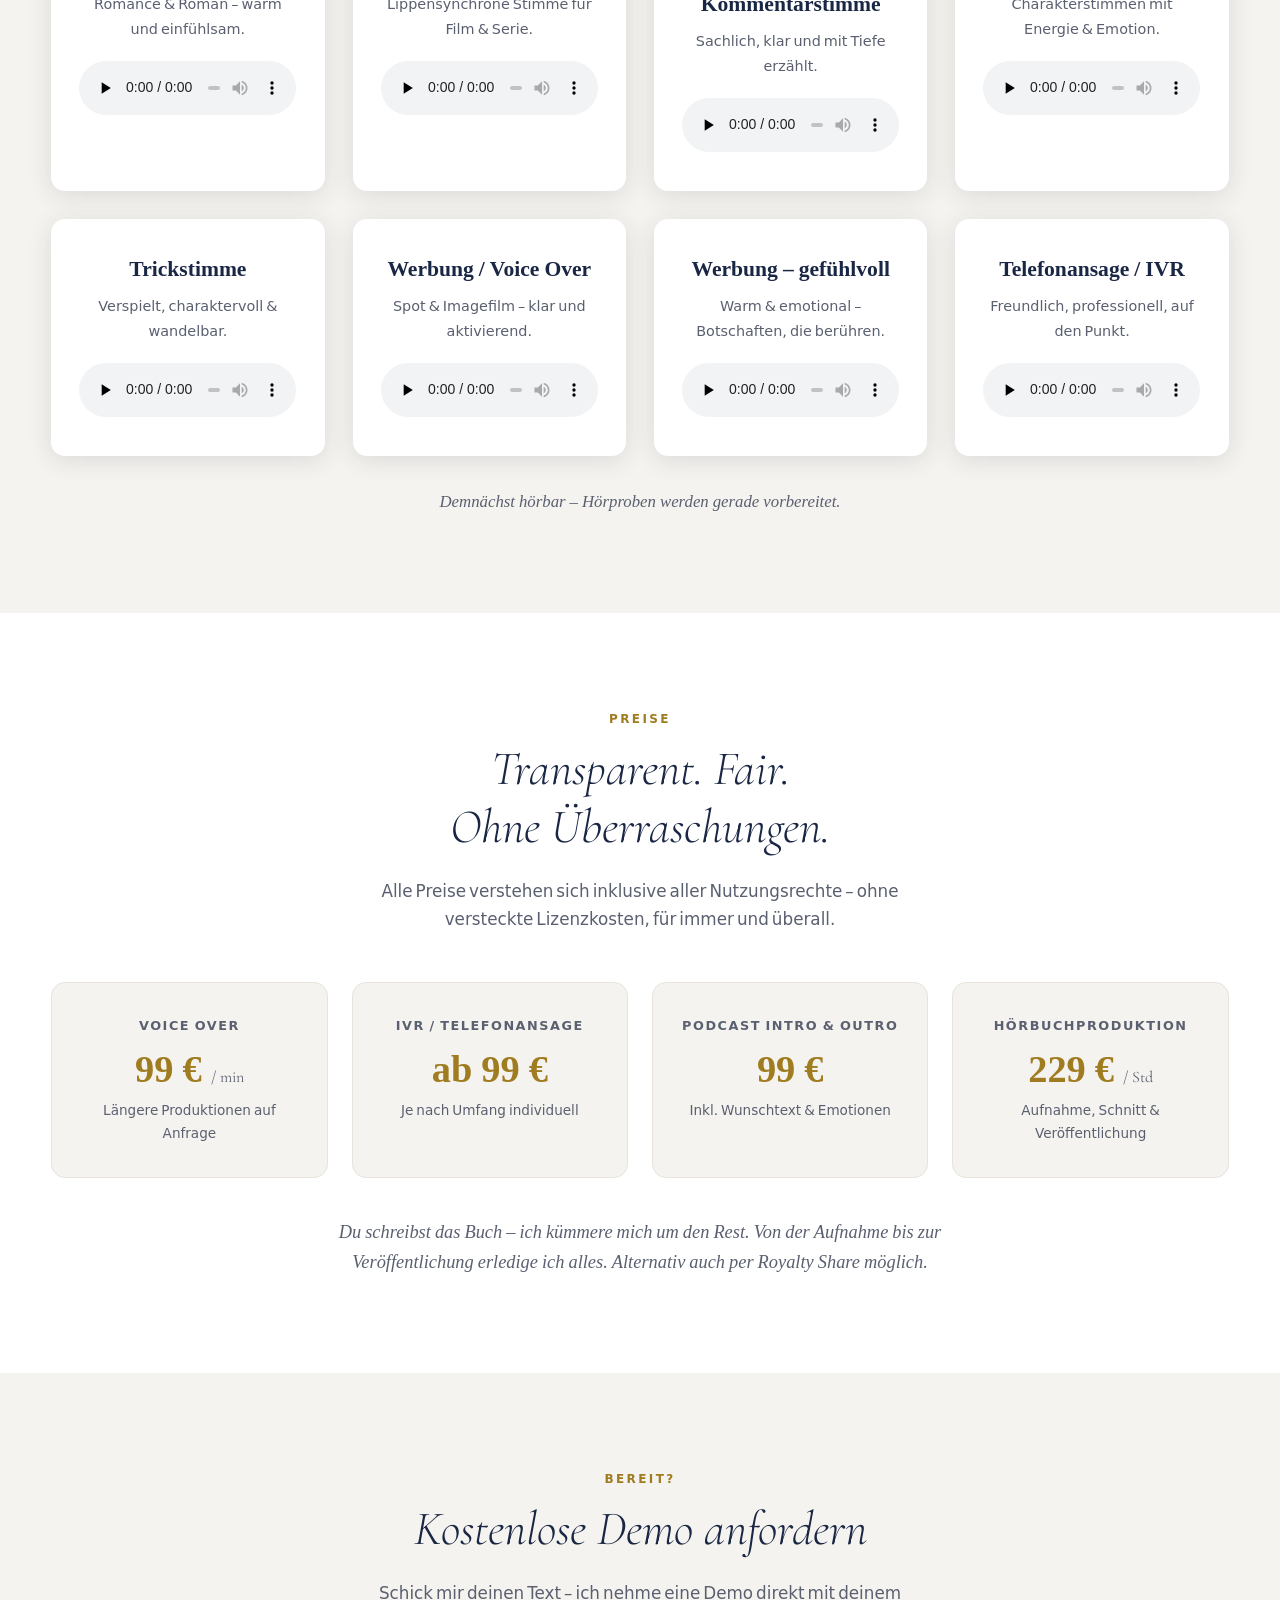
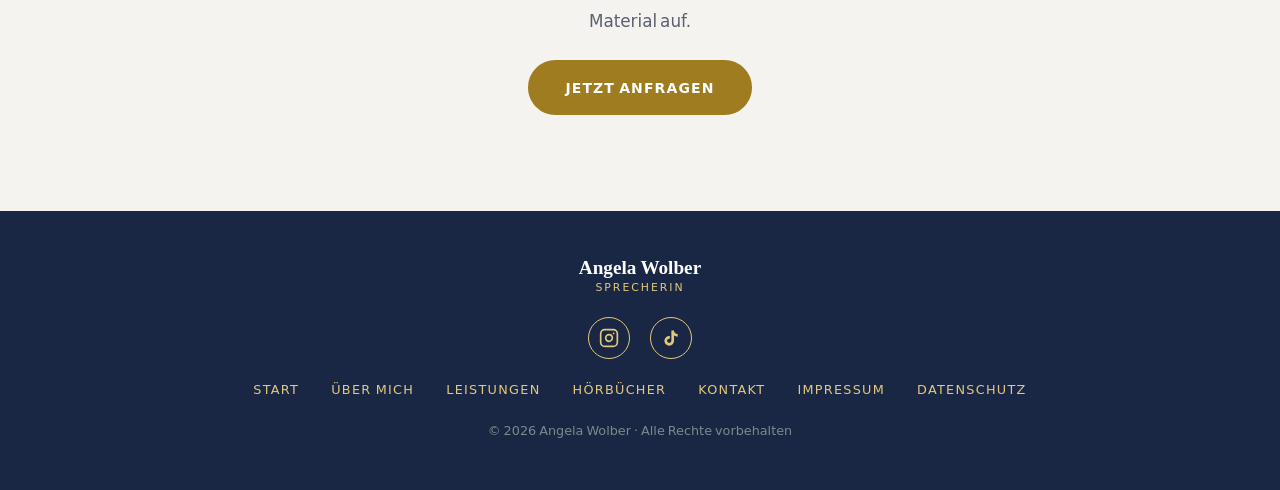
<file: leistungen.html>
<!DOCTYPE html>
<html lang="de">
<head>
  <meta charset="UTF-8" />
  <meta name="viewport" content="width=device-width, initial-scale=1.0" />
  <title>Leistungen & Preise – Angela Wolber, Sprecherin</title>
  <meta name="description" content="Voice Over, Hörbuchproduktion, IVR-Telefonansagen, Podcast Intro & Outro. Transparente Preise – alle Nutzungsrechte inklusive." />
  <link rel="stylesheet" href="style.css" />
</head>
<body>

  <header class="site-header">
    <div class="container header-inner">
      <a href="index.html" class="logo">
        <span class="logo-name">Angela Wolber</span>
        <span class="logo-tagline">Sprecherin</span>
      </a>
      <nav class="main-nav">
        <a href="index.html">Start</a>
        <a href="ueber-mich.html">Über mich</a>
        <a href="leistungen.html" class="active">Leistungen</a>
        <a href="hoerbuecher.html">Hörbücher</a>
        <a href="kontakt.html">Kontakt</a>
      </nav>
      <button class="nav-toggle" aria-label="Menü öffnen">&#9776;</button>
    </div>
  </header>

  <section class="page-hero">
    <div class="container">
      <p class="hero-eyebrow">Leistungen</p>
      <h1 class="page-hero-title">Was ich für dich spreche</h1>
      <p class="page-hero-subtitle">Professionell produziert. Alle Rechte inklusive.<br>Du brauchst etwas anderes? Schreib mir – ich finde eine Lösung.</p>
    </div>
  </section>

  <!-- ── LEISTUNGEN ── -->
  <section class="section services">
    <div class="container">
      <div class="service-grid">
        <div class="service-card">
          <h3>Imagefilm &amp; Erklärvideos</h3>
          <p>Deine Botschaft, klar und sympathisch gesprochen – für Web, Messe &amp; Präsentation.</p>
        </div>
        <div class="service-card">
          <h3>Voice Over für Werbung, TV &amp; Online</h3>
          <p>Aufmerksamkeitsstarke Stimme für Spots in Radio, TV und Internet.</p>
        </div>
        <div class="service-card">
          <h3>IVR / Telefonansagen</h3>
          <p>Professionelle Ansagen &amp; Warteschleifen, die zu deinem Unternehmen passen.</p>
        </div>
        <div class="service-card">
          <h3>Hörbuchproduktion &amp; Veröffentlichung</h3>
          <p>Du schreibst das Buch – ich kümmere mich um den Rest: Aufnahme, Schnitt &amp; Veröffentlichung. Alternativ auch per Royalty Share möglich.</p>
        </div>
        <div class="service-card">
          <h3>Podcast Intro &amp; Outro</h3>
          <p>Inkl. Wunschtext &amp; Emotionen – dein Podcast bekommt Wiedererkennungswert.</p>
        </div>
        <div class="service-card">
          <h3>Radio &amp; Internet</h3>
          <p>Beiträge, Trailer &amp; Ansagen – frisch und klar produziert.</p>
        </div>
      </div>
    </div>
  </section>

  <!-- ── HÖRPROBEN ── -->
  <section class="section samples">
    <div class="container">
      <div class="section-header">
        <span class="section-label">Hörproben</span>
        <h2 class="section-title">Hör selbst rein</h2>
        <p class="section-intro">Ein Eindruck sagt mehr als tausend Worte – ein Klang noch mehr.</p>
      </div>

      <div class="sample-grid">
        <div class="sample-card">
          <h3>Hörbuch</h3>
          <p>Romance &amp; Roman – warm und einfühlsam.</p>
          <audio controls preload="none">
            <source src="hoerproben/hoerbuch.mp3" type="audio/mpeg" />
            Dein Browser unterstützt kein Audio.
          </audio>
        </div>
        <div class="sample-card">
          <h3>Synchron</h3>
          <p>Lippensynchrone Stimme für Film &amp; Serie.</p>
          <audio controls preload="none">
            <source src="hoerproben/synchron.mp3" type="audio/mpeg" />
            Dein Browser unterstützt kein Audio.
          </audio>
        </div>
        <div class="sample-card">
          <h3>Doku-Kommentarstimme</h3>
          <p>Sachlich, klar und mit Tiefe erzählt.</p>
          <audio controls preload="none">
            <source src="hoerproben/doku.mp3" type="audio/mpeg" />
            Dein Browser unterstützt kein Audio.
          </audio>
        </div>
        <div class="sample-card">
          <h3>Gaming / Videospiel</h3>
          <p>Charakterstimmen mit Energie &amp; Emotion.</p>
          <audio controls preload="none">
            <source src="hoerproben/gaming.mp3" type="audio/mpeg" />
            Dein Browser unterstützt kein Audio.
          </audio>
        </div>
        <div class="sample-card">
          <h3>Trickstimme</h3>
          <p>Verspielt, charaktervoll &amp; wandelbar.</p>
          <audio controls preload="none">
            <source src="hoerproben/trickstimme.mp3" type="audio/mpeg" />
            Dein Browser unterstützt kein Audio.
          </audio>
        </div>
        <div class="sample-card">
          <h3>Werbung / Voice Over</h3>
          <p>Spot &amp; Imagefilm – klar und aktivierend.</p>
          <audio controls preload="none">
            <source src="hoerproben/werbung.mp3" type="audio/mpeg" />
            Dein Browser unterstützt kein Audio.
          </audio>
        </div>
        <div class="sample-card">
          <h3>Werbung – gefühlvoll</h3>
          <p>Warm &amp; emotional – Botschaften, die berühren.</p>
          <audio controls preload="none">
            <source src="hoerproben/werbung-gefuehlvoll.mp3" type="audio/mpeg" />
            Dein Browser unterstützt kein Audio.
          </audio>
        </div>
        <div class="sample-card">
          <h3>Telefonansage / IVR</h3>
          <p>Freundlich, professionell, auf den Punkt.</p>
          <audio controls preload="none">
            <source src="hoerproben/telefonansage.mp3" type="audio/mpeg" />
            Dein Browser unterstützt kein Audio.
          </audio>
        </div>
      </div>
      <p class="samples-hint">Demnächst hörbar – Hörproben werden gerade vorbereitet.</p>
    </div>
  </section>

  <!-- ── PREISE ── -->
  <section class="section prices">
    <div class="container">
      <div class="section-header">
        <span class="section-label">Preise</span>
        <h2 class="section-title">Transparent. Fair.<br>Ohne Überraschungen.</h2>
        <p class="section-intro">Alle Preise verstehen sich inklusive aller Nutzungsrechte – ohne versteckte Lizenzkosten, für immer und überall.</p>
      </div>

      <div class="price-grid">
        <div class="price-card">
          <h3>Voice Over</h3>
          <p class="price-amount">99&nbsp;€ <span>/ min</span></p>
          <p class="price-note">Längere Produktionen auf Anfrage</p>
        </div>
        <div class="price-card">
          <h3>IVR / Telefonansage</h3>
          <p class="price-amount">ab 99&nbsp;€</p>
          <p class="price-note">Je nach Umfang individuell</p>
        </div>
        <div class="price-card">
          <h3>Podcast Intro &amp; Outro</h3>
          <p class="price-amount">99&nbsp;€</p>
          <p class="price-note">Inkl. Wunschtext &amp; Emotionen</p>
        </div>
        <div class="price-card">
          <h3>Hörbuchproduktion</h3>
          <p class="price-amount">229&nbsp;€ <span>/ Std</span></p>
          <p class="price-note">Aufnahme, Schnitt &amp; Veröffentlichung</p>
        </div>
      </div>

      <p class="price-extra">
        Du schreibst das Buch – ich kümmere mich um den Rest. Von der Aufnahme bis zur
        Veröffentlichung erledige ich alles. Alternativ auch per Royalty Share möglich.
      </p>
    </div>
  </section>

  <section class="section cta-band">
    <div class="container" style="text-align:center;">
      <span class="section-label">Bereit?</span>
      <h2 class="section-title">Kostenlose Demo anfordern</h2>
      <p class="section-intro" style="margin-inline:auto;">Schick mir deinen Text – ich nehme eine Demo direkt mit deinem Material auf.</p>
      <a href="kontakt.html" class="btn btn-primary" style="margin-top:1.5rem;">Jetzt anfragen</a>
    </div>
  </section>

  <footer class="site-footer">
    <div class="container footer-inner">
      <div class="footer-brand">
        <span class="logo-name">Angela Wolber</span>
        <span class="logo-tagline">Sprecherin</span>
      </div>
      <div class="footer-social">
        <a href="https://www.instagram.com/angela_wolber/" target="_blank" rel="noopener" aria-label="Instagram">
          <svg viewBox="0 0 24 24" fill="none" stroke="currentColor" stroke-width="2" stroke-linecap="round" stroke-linejoin="round"><rect x="2" y="2" width="20" height="20" rx="5" ry="5"></rect><path d="M16 11.37A4 4 0 1 1 12.63 8 4 4 0 0 1 16 11.37z"></path><line x1="17.5" y1="6.5" x2="17.51" y2="6.5"></line></svg>
        </a>
        <a href="https://www.tiktok.com/@angelawolber5" target="_blank" rel="noopener" aria-label="TikTok">
          <svg viewBox="0 0 24 24" fill="currentColor"><path d="M16.6 5.82A4.28 4.28 0 0 1 15.54 3h-3.09v12.4a2.59 2.59 0 1 1-2.59-2.59c.27 0 .53.04.78.12v-3.2a5.78 5.78 0 0 0-.78-.05A5.79 5.79 0 1 0 15.65 15.4V9.01a7.35 7.35 0 0 0 4.35 1.4V7.3a4.28 4.28 0 0 1-3.4-1.48z"></path></svg>
        </a>
      </div>
      <nav class="footer-nav">
        <a href="index.html">Start</a>
        <a href="ueber-mich.html">Über mich</a>
        <a href="leistungen.html">Leistungen</a>
        <a href="hoerbuecher.html">Hörbücher</a>
        <a href="kontakt.html">Kontakt</a>
        <a href="impressum-datenschutz.html">Impressum</a>
        <a href="impressum-datenschutz.html#datenschutz">Datenschutz</a>
      </nav>
      <p class="footer-copy">&copy; <span id="year"></span> Angela Wolber · Alle Rechte vorbehalten</p>
    </div>
  </footer>

  <script src="main.js"></script>
</body>
</html>
</file>
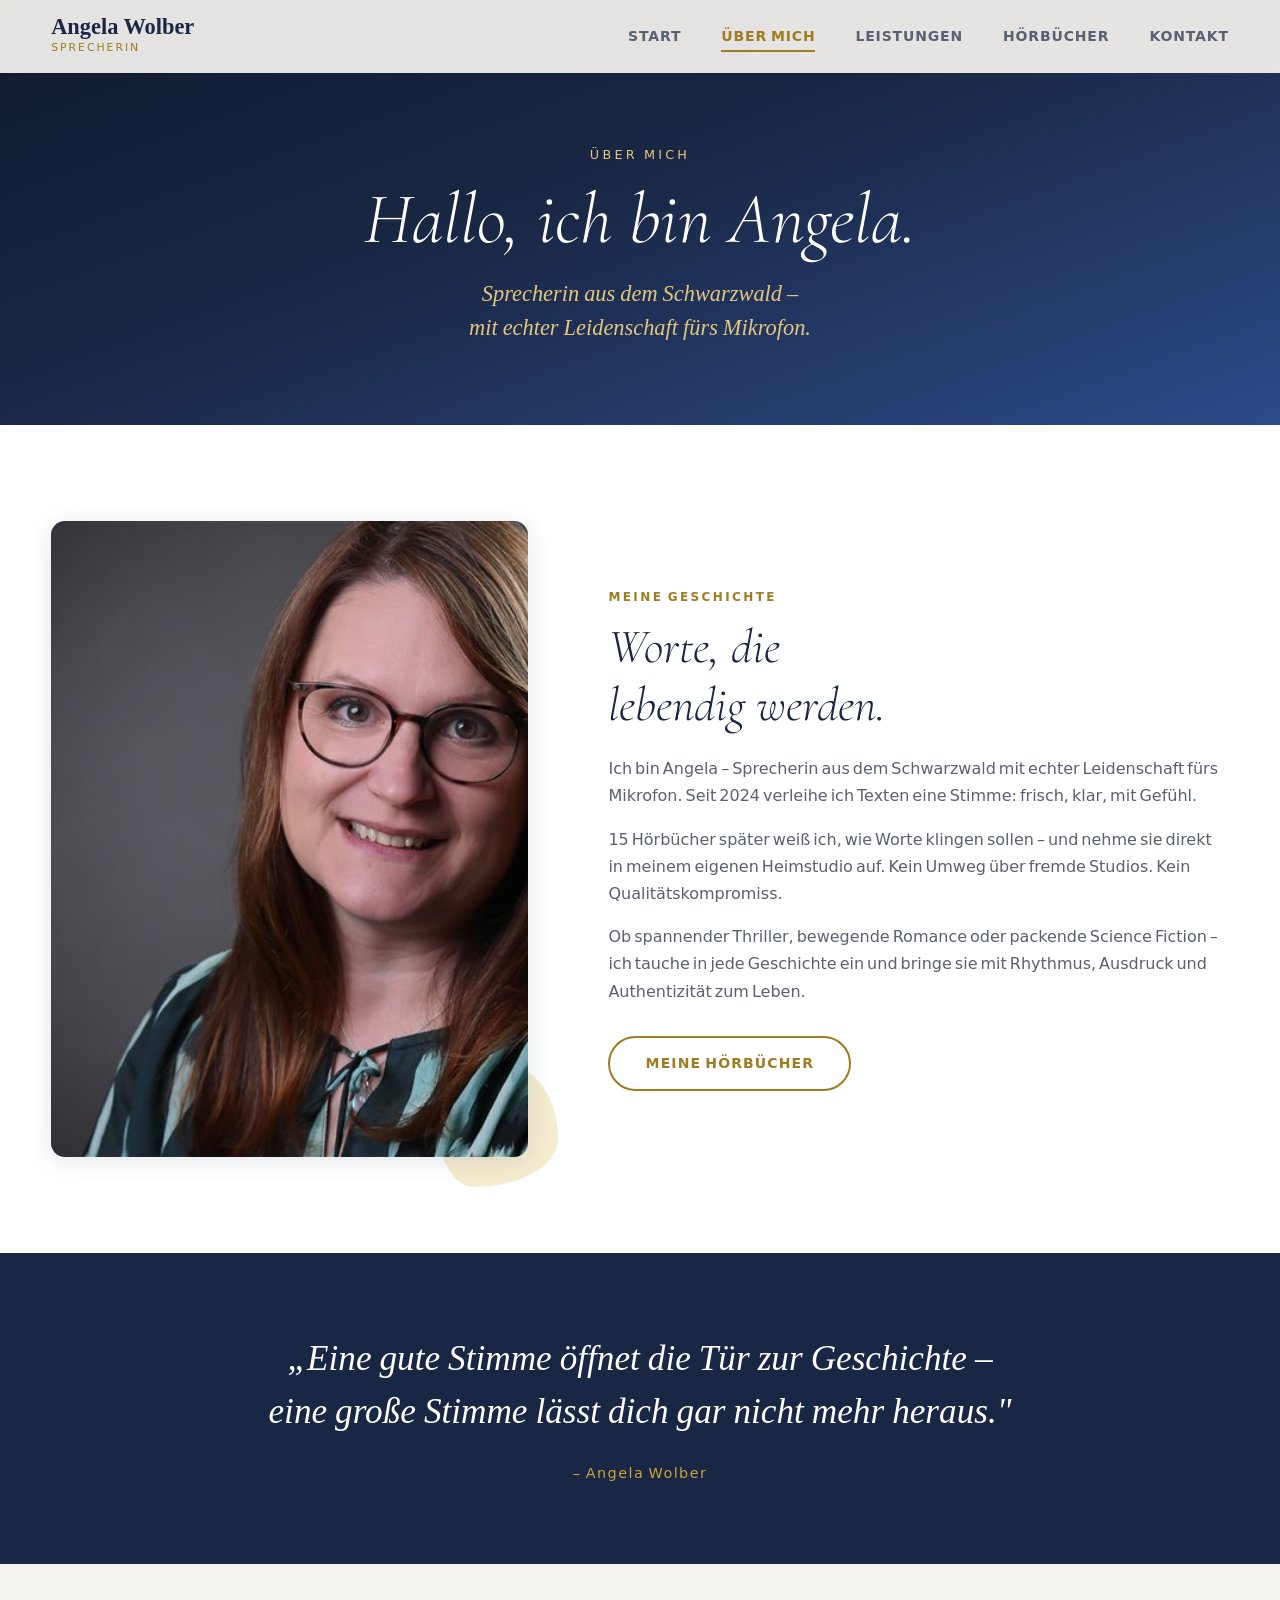
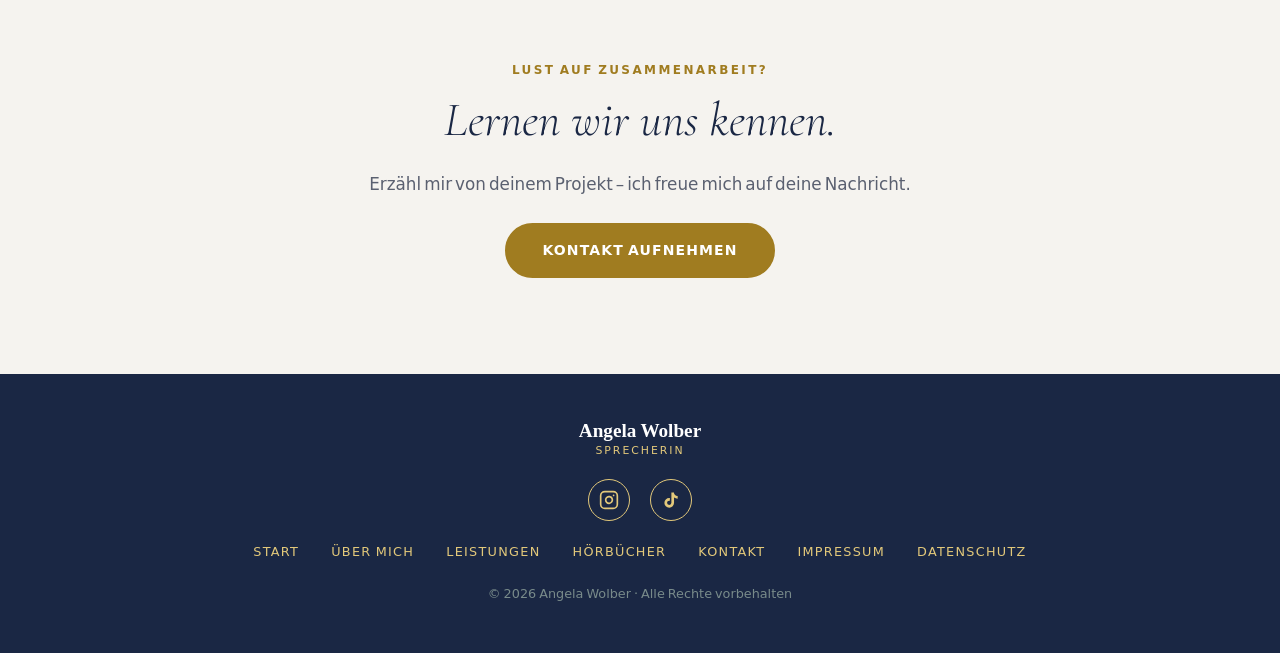
<file: ueber-mich.html>
<!DOCTYPE html>
<html lang="de">
<head>
  <meta charset="UTF-8" />
  <meta name="viewport" content="width=device-width, initial-scale=1.0" />
  <title>Über mich – Angela Wolber, Sprecherin</title>
  <meta name="description" content="Angela Wolber – Sprecherin aus dem Schwarzwald. Seit 2024 verleihe ich Texten eine Stimme, aufgenommen im eigenen Heimstudio." />
  <link rel="stylesheet" href="style.css" />
</head>
<body>

  <header class="site-header">
    <div class="container header-inner">
      <a href="index.html" class="logo">
        <span class="logo-name">Angela Wolber</span>
        <span class="logo-tagline">Sprecherin</span>
      </a>
      <nav class="main-nav">
        <a href="index.html">Start</a>
        <a href="ueber-mich.html" class="active">Über mich</a>
        <a href="leistungen.html">Leistungen</a>
        <a href="hoerbuecher.html">Hörbücher</a>
        <a href="kontakt.html">Kontakt</a>
      </nav>
      <button class="nav-toggle" aria-label="Menü öffnen">&#9776;</button>
    </div>
  </header>

  <section class="page-hero">
    <div class="container">
      <p class="hero-eyebrow">Über mich</p>
      <h1 class="page-hero-title">Hallo, ich bin Angela.</h1>
      <p class="page-hero-subtitle">Sprecherin aus dem Schwarzwald –<br>mit echter Leidenschaft fürs Mikrofon.</p>
    </div>
  </section>

  <section class="about section">
    <div class="container about-inner">
      <div class="about-image-wrap">
        <div class="about-image-frame">
          <img src="foto-angela-wolber.jpg" alt="Angela Wolber – Sprecherin" class="about-image"
               onerror="this.style.display='none'; this.nextElementSibling.style.display='flex';" />
          <div class="about-image-placeholder"><span>Ihr Foto</span></div>
        </div>
        <div class="about-accent-leaf" aria-hidden="true"></div>
      </div>
      <div class="about-text">
        <span class="section-label">Meine Geschichte</span>
        <h2 class="section-title">Worte, die<br>lebendig werden.</h2>
        <p>
          Ich bin Angela – Sprecherin aus dem Schwarzwald mit echter Leidenschaft fürs Mikrofon.
          Seit 2024 verleihe ich Texten eine Stimme: frisch, klar, mit Gefühl.
        </p>
        <p>
          15 Hörbücher später weiß ich, wie Worte klingen sollen – und nehme sie direkt in meinem
          eigenen Heimstudio auf. Kein Umweg über fremde Studios. Kein Qualitätskompromiss.
        </p>
        <p>
          Ob spannender Thriller, bewegende Romance oder packende Science Fiction – ich tauche in
          jede Geschichte ein und bringe sie mit Rhythmus, Ausdruck und Authentizität zum Leben.
        </p>
        <a href="hoerbuecher.html" class="btn btn-outline">Meine Hörbücher</a>
      </div>
    </div>
  </section>

  <section class="quote-band">
    <div class="container">
      <blockquote class="pull-quote">
        „Eine gute Stimme öffnet die Tür zur Geschichte –<br>
        eine große Stimme lässt dich gar nicht mehr heraus."
        <cite>– Angela Wolber</cite>
      </blockquote>
    </div>
  </section>

  <section class="section cta-band">
    <div class="container" style="text-align:center;">
      <span class="section-label">Lust auf Zusammenarbeit?</span>
      <h2 class="section-title">Lernen wir uns kennen.</h2>
      <p class="section-intro" style="margin-inline:auto;">Erzähl mir von deinem Projekt – ich freue mich auf deine Nachricht.</p>
      <a href="kontakt.html" class="btn btn-primary" style="margin-top:1.5rem;">Kontakt aufnehmen</a>
    </div>
  </section>

  <footer class="site-footer">
    <div class="container footer-inner">
      <div class="footer-brand">
        <span class="logo-name">Angela Wolber</span>
        <span class="logo-tagline">Sprecherin</span>
      </div>
      <div class="footer-social">
        <a href="https://www.instagram.com/angela_wolber/" target="_blank" rel="noopener" aria-label="Instagram">
          <svg viewBox="0 0 24 24" fill="none" stroke="currentColor" stroke-width="2" stroke-linecap="round" stroke-linejoin="round"><rect x="2" y="2" width="20" height="20" rx="5" ry="5"></rect><path d="M16 11.37A4 4 0 1 1 12.63 8 4 4 0 0 1 16 11.37z"></path><line x1="17.5" y1="6.5" x2="17.51" y2="6.5"></line></svg>
        </a>
        <a href="https://www.tiktok.com/@angelawolber5" target="_blank" rel="noopener" aria-label="TikTok">
          <svg viewBox="0 0 24 24" fill="currentColor"><path d="M16.6 5.82A4.28 4.28 0 0 1 15.54 3h-3.09v12.4a2.59 2.59 0 1 1-2.59-2.59c.27 0 .53.04.78.12v-3.2a5.78 5.78 0 0 0-.78-.05A5.79 5.79 0 1 0 15.65 15.4V9.01a7.35 7.35 0 0 0 4.35 1.4V7.3a4.28 4.28 0 0 1-3.4-1.48z"></path></svg>
        </a>
      </div>
      <nav class="footer-nav">
        <a href="index.html">Start</a>
        <a href="ueber-mich.html">Über mich</a>
        <a href="leistungen.html">Leistungen</a>
        <a href="hoerbuecher.html">Hörbücher</a>
        <a href="kontakt.html">Kontakt</a>
        <a href="impressum-datenschutz.html">Impressum</a>
        <a href="impressum-datenschutz.html#datenschutz">Datenschutz</a>
      </nav>
      <p class="footer-copy">&copy; <span id="year"></span> Angela Wolber · Alle Rechte vorbehalten</p>
    </div>
  </footer>

  <script src="main.js"></script>
</body>
</html>
</file>
<file: style.css>
/* ── LOKALE SCHRIFTARTEN (kein Google-Tracking) ──────────── */
@font-face {
  font-family: 'Cormorant Garamond';
  font-style: normal;
  font-weight: 300;
  font-display: swap;
  src: url('fonts/cormorant-300-normal.woff2') format('woff2');
}
@font-face {
  font-family: 'Cormorant Garamond';
  font-style: italic;
  font-weight: 300;
  font-display: swap;
  src: url('fonts/cormorant-300-italic.woff2') format('woff2');
}
@font-face {
  font-family: 'Cormorant Garamond';
  font-style: normal;
  font-weight: 400;
  font-display: swap;
  src: url('fonts/cormorant-400-normal.woff2') format('woff2');
}
@font-face {
  font-family: 'Cormorant Garamond';
  font-style: italic;
  font-weight: 400;
  font-display: swap;
  src: url('fonts/cormorant-400-italic.woff2') format('woff2');
}
@font-face {
  font-family: 'Cormorant Garamond';
  font-style: normal;
  font-weight: 600;
  font-display: swap;
  src: url('fonts/cormorant-600-normal.woff2') format('woff2');
}
@font-face {
  font-family: 'Lato';
  font-style: normal;
  font-weight: 300;
  font-display: swap;
  src: url('fonts/lato-300-normal.woff2') format('woff2');
}
@font-face {
  font-family: 'Lato';
  font-style: normal;
  font-weight: 400;
  font-display: swap;
  src: url('fonts/lato-400-normal.woff2') format('woff2');
}
@font-face {
  font-family: 'Lato';
  font-style: normal;
  font-weight: 700;
  font-display: swap;
  src: url('fonts/lato-700-normal.woff2') format('woff2');
}

/* ── TOKENS ─────────────────────────────────────────────── */
:root {
  --cream:       #f5f3ef;
  --cream-dark:  #e8e4db;
  --sage:        #c9a43e;
  --sage-light:  #e2c87a;
  --sage-dark:   #a07c20;
  --forest:      #1a2744;
  --bark:        #0f1a30;
  --text:        #1e1e2e;
  --text-muted:  #5a6070;
  --white:       #ffffff;

  --font-serif:  'Cormorant Garamond', Georgia, serif;
  --font-sans:   'Lato', system-ui, sans-serif;

  --radius:      6px;
  --radius-lg:   14px;
  --shadow-card: 0 4px 24px rgba(26,39,68,0.12);
  --shadow-hover:0 10px 40px rgba(26,39,68,0.22);
  --transition:  0.25s ease;
}

/* ── RESET ───────────────────────────────────────────────── */
*, *::before, *::after { box-sizing: border-box; margin: 0; padding: 0; }
html { scroll-behavior: smooth; }
body {
  font-family: var(--font-sans);
  font-size: 1rem;
  line-height: 1.7;
  color: var(--text);
  background: var(--cream);
}
img { display: block; max-width: 100%; height: auto; }
a { color: inherit; text-decoration: none; }

/* ── UTILITIES ───────────────────────────────────────────── */
.container {
  width: min(1180px, 92vw);
  margin-inline: auto;
}
.section { padding-block: 6rem; }

.section-label {
  display: block;
  font-family: var(--font-sans);
  font-size: .75rem;
  font-weight: 700;
  letter-spacing: .2em;
  text-transform: uppercase;
  color: var(--sage-dark);
  margin-bottom: .75rem;
}
.section-title {
  font-family: var(--font-serif);
  font-size: clamp(2rem, 4vw, 3rem);
  font-weight: 300;
  line-height: 1.2;
  color: var(--forest);
  margin-bottom: 1.25rem;
}
.section-intro {
  max-width: 560px;
  color: var(--text-muted);
  font-size: 1.05rem;
}
.section-header {
  text-align: center;
  margin-bottom: 3rem;
}
.section-header .section-intro { margin-inline: auto; }

/* ── BUTTONS ─────────────────────────────────────────────── */
.btn {
  display: inline-block;
  font-family: var(--font-sans);
  font-size: .875rem;
  font-weight: 700;
  letter-spacing: .08em;
  text-transform: uppercase;
  padding: .85rem 2.2rem;
  border-radius: 100px;
  border: 2px solid transparent;
  cursor: pointer;
  transition: background var(--transition), color var(--transition), border-color var(--transition), transform var(--transition);
}
.btn-primary {
  background: var(--sage-dark);
  color: var(--white);
  border-color: var(--sage-dark);
}
.btn-primary:hover {
  background: var(--forest);
  border-color: var(--forest);
  transform: translateY(-2px);
}
.btn-outline {
  background: transparent;
  color: var(--sage-dark);
  border-color: var(--sage-dark);
}
.btn-outline:hover {
  background: var(--sage-dark);
  color: var(--white);
  transform: translateY(-2px);
}

/* ── HEADER ──────────────────────────────────────────────── */
.site-header {
  position: fixed;
  top: 0; left: 0; right: 0;
  z-index: 100;
  background: rgba(248,245,240,0.92);
  backdrop-filter: blur(10px);
  border-bottom: 1px solid var(--cream-dark);
  transition: box-shadow var(--transition);
}
.site-header.scrolled { box-shadow: 0 2px 20px rgba(44,63,43,0.10); }

.header-inner {
  display: flex;
  align-items: center;
  justify-content: space-between;
  height: 72px;
}
.logo {
  display: flex;
  flex-direction: column;
  gap: 0;
}
.logo-name {
  font-family: var(--font-serif);
  font-size: 1.4rem;
  font-weight: 600;
  color: var(--forest);
  line-height: 1;
}
.logo-tagline {
  font-size: .68rem;
  letter-spacing: .18em;
  text-transform: uppercase;
  color: var(--sage-dark);
}
.main-nav {
  display: flex;
  gap: 2.5rem;
}
.main-nav a {
  font-size: .875rem;
  font-weight: 700;
  letter-spacing: .06em;
  text-transform: uppercase;
  color: var(--text-muted);
  transition: color var(--transition);
  position: relative;
}
.main-nav a::after {
  content: '';
  position: absolute;
  left: 0; bottom: -4px;
  width: 0; height: 2px;
  background: var(--sage-dark);
  transition: width var(--transition);
}
.main-nav a:hover { color: var(--sage-dark); }
.main-nav a:hover::after { width: 100%; }

.nav-toggle {
  display: none;
  background: none;
  border: none;
  font-size: 1.5rem;
  color: var(--forest);
  cursor: pointer;
}

/* ── HERO ────────────────────────────────────────────────── */
.hero {
  position: relative;
  min-height: 100vh;
  display: flex;
  align-items: center;
  background: linear-gradient(160deg, #0f1a30 0%, #1a2744 45%, #2d4a8a 100%);
  overflow: hidden;
}
.hero-overlay {
  position: absolute;
  inset: 0;
  background: url("data:image/svg+xml,%3Csvg xmlns='http://www.w3.org/2000/svg' width='60' height='60'%3E%3Ccircle cx='30' cy='30' r='1' fill='rgba(255,255,255,0.06)'/%3E%3C/svg%3E");
}
.hero-content {
  position: relative;
  z-index: 2;
  text-align: center;
  color: var(--white);
  padding-block: 8rem 5rem;
}
.hero-eyebrow {
  font-size: .8rem;
  letter-spacing: .25em;
  text-transform: uppercase;
  color: var(--sage-light);
  margin-bottom: 1rem;
}
.hero-title {
  font-family: var(--font-serif);
  font-size: clamp(3.5rem, 9vw, 7rem);
  font-weight: 300;
  line-height: 1;
  letter-spacing: -.01em;
  margin-bottom: 1.5rem;
}
.hero-subtitle {
  font-family: var(--font-serif);
  font-style: italic;
  font-size: clamp(1.1rem, 2.5vw, 1.5rem);
  font-weight: 300;
  color: var(--sage-light);
  margin-bottom: 2.5rem;
  line-height: 1.5;
}

/* decorative leaf shapes */
.hero-leaves {
  position: absolute;
  bottom: -20px;
  width: 340px;
  height: 340px;
  opacity: .13;
  background: radial-gradient(ellipse at center, var(--cream) 0%, transparent 70%);
  border-radius: 50%;
}
.hero-leaves--left  { left: -80px; }
.hero-leaves--right { right: -80px; top: 40px; }

/* ── ABOUT ───────────────────────────────────────────────── */
.about { background: var(--white); }
.about-inner {
  display: grid;
  grid-template-columns: 1fr 1.3fr;
  gap: 5rem;
  align-items: center;
}
.about-image-wrap { position: relative; }
.about-image-frame {
  border-radius: var(--radius-lg);
  overflow: hidden;
  aspect-ratio: 3/4;
  background: var(--cream-dark);
  box-shadow: var(--shadow-card);
}
.about-image { width: 100%; height: 100%; object-fit: cover; }
.about-image-placeholder {
  display: none;
  align-items: center;
  justify-content: center;
  width: 100%; height: 100%;
  background: var(--cream-dark);
  color: var(--text-muted);
  font-size: .9rem;
  letter-spacing: .1em;
  text-transform: uppercase;
}
.about-accent-leaf {
  position: absolute;
  bottom: -30px; right: -30px;
  width: 120px; height: 120px;
  background: var(--sage-light);
  border-radius: 60% 40% 70% 30% / 50% 60% 40% 50%;
  opacity: .35;
  z-index: -1;
}
.about-text p {
  color: var(--text-muted);
  margin-bottom: 1rem;
}
.about-text .btn { margin-top: 1rem; }

/* ── BOOKS ───────────────────────────────────────────────── */
.books { background: var(--cream); }

.filter-tabs {
  display: flex;
  gap: .6rem;
  justify-content: center;
  flex-wrap: wrap;
  margin-bottom: 3rem;
}
.filter-tab {
  font-family: var(--font-sans);
  font-size: .78rem;
  font-weight: 700;
  letter-spacing: .1em;
  text-transform: uppercase;
  padding: .5rem 1.4rem;
  border-radius: 100px;
  border: 2px solid var(--sage-light);
  background: transparent;
  color: var(--text-muted);
  cursor: pointer;
  transition: all var(--transition);
}
.filter-tab.active,
.filter-tab:hover {
  background: var(--sage-dark);
  border-color: var(--sage-dark);
  color: var(--white);
}

.books-grid {
  display: grid;
  grid-template-columns: repeat(auto-fill, minmax(200px, 1fr));
  gap: 2rem;
}

.book-card {
  transition: transform var(--transition);
}
.book-card.hidden { display: none; }
.book-card:hover { transform: translateY(-6px); }

.book-card-link { display: block; }

.book-cover-wrap {
  position: relative;
  border-radius: var(--radius);
  overflow: hidden;
  aspect-ratio: 1/1;
  background: var(--cream-dark);
  box-shadow: var(--shadow-card);
  margin-bottom: 1rem;
}
.book-cover {
  width: 100%; height: 100%;
  object-fit: cover;
  transition: transform .4s ease;
}
.book-card:hover .book-cover { transform: scale(1.04); }

.book-cover-placeholder {
  display: none;
  align-items: center;
  justify-content: center;
  position: absolute;
  inset: 0;
  background: linear-gradient(135deg, #2d4a8a, #1a2744);
  color: var(--white);
  font-size: .85rem;
  letter-spacing: .1em;
  text-transform: uppercase;
}

.book-overlay {
  position: absolute;
  inset: 0;
  background: rgba(42,63,43,0.72);
  display: flex;
  align-items: center;
  justify-content: center;
  opacity: 0;
  transition: opacity var(--transition);
}
.book-card:hover .book-overlay { opacity: 1; }
.book-cta {
  color: var(--white);
  font-size: .85rem;
  font-weight: 700;
  letter-spacing: .1em;
  text-transform: uppercase;
  border: 2px solid rgba(255,255,255,.6);
  padding: .6rem 1.2rem;
  border-radius: 100px;
}

.book-info { padding-inline: .2rem; }
.book-genre {
  font-size: .7rem;
  font-weight: 700;
  letter-spacing: .15em;
  text-transform: uppercase;
  color: var(--sage-dark);
  display: block;
  margin-bottom: .3rem;
}
.book-title {
  font-family: var(--font-serif);
  font-size: 1.1rem;
  font-weight: 600;
  color: var(--forest);
  line-height: 1.3;
  margin-bottom: .25rem;
}
.book-author {
  font-size: .85rem;
  color: var(--text-muted);
  margin-bottom: .75rem;
}
.book-btns {
  display: flex;
  gap: .4rem;
  flex-wrap: wrap;
}
.book-btn {
  font-size: .7rem;
  font-weight: 700;
  letter-spacing: .08em;
  text-transform: uppercase;
  padding: .4rem .85rem;
  border-radius: 100px;
  border: 1.5px solid transparent;
  transition: all var(--transition);
  white-space: nowrap;
}
.book-btn--audible {
  background: var(--forest);
  color: var(--white);
  border-color: var(--forest);
}
.book-btn--audible:hover {
  background: var(--sage);
  border-color: var(--sage);
  color: var(--white);
}
.book-btn--amazon {
  background: transparent;
  color: var(--sage);
  border-color: var(--sage);
}
.book-btn--amazon:hover {
  background: var(--sage);
  color: var(--white);
}

/* ── QUOTE BAND ──────────────────────────────────────────── */
.quote-band {
  background: var(--forest);
  padding-block: 5rem;
  text-align: center;
}
.pull-quote {
  font-family: var(--font-serif);
  font-style: italic;
  font-size: clamp(1.4rem, 3vw, 2.2rem);
  font-weight: 300;
  color: var(--white);
  line-height: 1.5;
  max-width: 760px;
  margin-inline: auto;
}
.pull-quote cite {
  display: block;
  font-style: normal;
  font-size: .9rem;
  font-family: var(--font-sans);
  letter-spacing: .1em;
  color: var(--sage);
  margin-top: 1.5rem;
}

/* ── CONTACT ─────────────────────────────────────────────── */
.contact { background: var(--white); }
.contact-form {
  max-width: 680px;
  margin-inline: auto;
  margin-top: 1.5rem;
}
.form-row {
  display: grid;
  grid-template-columns: 1fr 1fr;
  gap: 1.25rem;
}
.form-group {
  display: flex;
  flex-direction: column;
  gap: .4rem;
  margin-bottom: 1.25rem;
}
.form-group label {
  font-size: .78rem;
  font-weight: 700;
  letter-spacing: .1em;
  text-transform: uppercase;
  color: var(--sage-dark);
}
.form-group input,
.form-group textarea {
  font-family: var(--font-sans);
  font-size: 1rem;
  color: var(--text);
  background: var(--cream);
  border: 1.5px solid var(--cream-dark);
  border-radius: var(--radius);
  padding: .85rem 1.1rem;
  outline: none;
  transition: border-color var(--transition), box-shadow var(--transition);
  resize: vertical;
}
.form-group input:focus,
.form-group textarea:focus {
  border-color: var(--sage);
  box-shadow: 0 0 0 3px rgba(143,173,145,.2);
}
.contact-form .btn { width: 100%; justify-content: center; }
.contact-mailto { margin-top: 1rem; }

.form-status {
  border-radius: var(--radius);
  padding: 1rem 1.25rem;
  margin-bottom: 1.5rem;
  font-size: .95rem;
  font-weight: 400;
}
.form-status--success {
  background: #eaf4ea;
  color: #2a5c2a;
  border: 1px solid #b5d9b5;
}
.form-status--error {
  background: #fdf0f0;
  color: #7a2020;
  border: 1px solid #e8b5b5;
}

/* ── FOOTER ──────────────────────────────────────────────── */
.site-footer {
  background: var(--forest);
  color: var(--sage-light);
  padding-block: 3rem;
}
.footer-inner {
  display: flex;
  flex-direction: column;
  align-items: center;
  gap: 1.25rem;
  text-align: center;
}
.footer-inner .logo-name { color: var(--white); font-size: 1.2rem; }
.footer-inner .logo-tagline { color: var(--sage-light); }
.footer-brand {
  display: flex;
  flex-direction: column;
  align-items: center;
}
.footer-nav {
  display: flex;
  flex-wrap: wrap;
  justify-content: center;
  gap: 1rem 2rem;
}
.footer-nav a {
  font-size: .8rem;
  letter-spacing: .1em;
  text-transform: uppercase;
  color: var(--sage-light);
  transition: color var(--transition);
}
.footer-nav a:hover { color: var(--white); }
.footer-copy {
  font-size: .8rem;
  color: rgba(184,205,185,.6);
}
.footer-affiliate {
  font-size: .72rem;
  color: rgba(184,205,185,.5);
  max-width: 600px;
}

/* ── MOBILE NAV (Hamburger erst ab schmalen Fenstern) ─────── */
@media (max-width: 640px) {
  .main-nav {
    display: none;
    flex-direction: column;
    position: absolute;
    top: 72px; left: 0; right: 0;
    background: var(--cream);
    border-bottom: 1px solid var(--cream-dark);
    padding: 1.5rem 2rem;
    gap: 1.25rem;
  }
  .main-nav.open { display: flex; }
  .nav-toggle { display: block; }
  .site-header { position: relative; }
}

/* leicht engere Menüabstände im mittleren Bereich */
@media (max-width: 900px) {
  .main-nav { gap: 1.5rem; }
}

/* ── MOBILE LAYOUT ───────────────────────────────────────── */
@media (max-width: 768px) {
  .hero { min-height: auto; padding-block: 6rem 4rem; }

  .about-inner {
    grid-template-columns: 1fr;
    gap: 2.5rem;
  }
  .about-image-frame { max-width: 320px; margin-inline: auto; }

  .form-row { grid-template-columns: 1fr; }

  .books-grid {
    grid-template-columns: repeat(auto-fill, minmax(150px, 1fr));
    gap: 1.25rem;
  }
}

@media (max-width: 480px) {
  .section { padding-block: 4rem; }
  .books-grid { grid-template-columns: repeat(2, 1fr); }
}

/* ── AKTIVER NAV-LINK ─────────────────────────────────────── */
.main-nav a.active { color: var(--sage-dark); }
.main-nav a.active::after { width: 100%; }

/* ── PAGE HERO (Unterseiten) ──────────────────────────────── */
.page-hero {
  background: linear-gradient(160deg, #0f1a30 0%, #1a2744 45%, #2d4a8a 100%);
  color: var(--white);
  text-align: center;
  padding-block: 9rem 5rem;
}
.page-hero-title {
  font-family: var(--font-serif);
  font-size: clamp(2.5rem, 6vw, 4.5rem);
  font-weight: 300;
  line-height: 1.05;
  margin-bottom: 1.25rem;
}
.page-hero-subtitle {
  font-family: var(--font-serif);
  font-style: italic;
  font-size: clamp(1.05rem, 2.2vw, 1.4rem);
  font-weight: 300;
  color: var(--sage-light);
  line-height: 1.5;
  max-width: 680px;
  margin-inline: auto;
}

/* ── HERO BULLETS (Startseite) ────────────────────────────── */
.hero-bullets {
  list-style: none;
  display: flex;
  flex-wrap: wrap;
  justify-content: center;
  gap: .75rem 2rem;
  margin-top: 2.25rem;
  font-size: .9rem;
  letter-spacing: .03em;
  color: var(--sage-light);
}

/* ── HIGHLIGHTS (Startseite) ──────────────────────────────── */
.highlights { background: var(--white); }
.highlight-grid {
  display: grid;
  grid-template-columns: repeat(auto-fit, minmax(220px, 1fr));
  gap: 1.5rem;
}
.highlight-card {
  background: var(--cream);
  border: 1px solid var(--cream-dark);
  border-radius: var(--radius-lg);
  padding: 2rem 1.75rem;
  transition: transform var(--transition), box-shadow var(--transition);
}
.highlight-card:hover {
  transform: translateY(-6px);
  box-shadow: var(--shadow-card);
}
.highlight-card h3 {
  font-family: var(--font-serif);
  font-size: 1.4rem;
  font-weight: 600;
  color: var(--forest);
  margin-bottom: .6rem;
}
.highlight-card p { color: var(--text-muted); font-size: .95rem; }

/* ── SERVICES (Leistungen) ────────────────────────────────── */
.services { background: var(--white); }
.service-grid {
  display: grid;
  grid-template-columns: repeat(auto-fit, minmax(260px, 1fr));
  gap: 1.75rem;
}
.service-card {
  background: var(--cream);
  border-radius: var(--radius-lg);
  padding: 2.25rem 2rem;
  border-top: 3px solid var(--sage);
  box-shadow: var(--shadow-card);
}
.service-card h3 {
  font-family: var(--font-serif);
  font-size: 1.45rem;
  font-weight: 600;
  color: var(--forest);
  margin-bottom: .75rem;
}
.service-card p { color: var(--text-muted); font-size: .95rem; }

/* ── HÖRPROBEN ────────────────────────────────────────────── */
.samples { background: var(--cream); }
.sample-grid {
  display: grid;
  grid-template-columns: repeat(auto-fit, minmax(260px, 1fr));
  gap: 1.75rem;
}
.sample-card {
  background: var(--white);
  border-radius: var(--radius-lg);
  padding: 2rem 1.75rem;
  box-shadow: var(--shadow-card);
  text-align: center;
}
.sample-card h3 {
  font-family: var(--font-serif);
  font-size: 1.35rem;
  font-weight: 600;
  color: var(--forest);
  margin-bottom: .4rem;
}
.sample-card p { color: var(--text-muted); font-size: .9rem; margin-bottom: 1.25rem; }
.sample-card audio { width: 100%; }
.samples-hint {
  text-align: center;
  margin-top: 2rem;
  font-style: italic;
  color: var(--text-muted);
  font-family: var(--font-serif);
  font-size: 1.05rem;
}

/* ── PREISE ───────────────────────────────────────────────── */
.prices { background: var(--white); }
.price-grid {
  display: grid;
  grid-template-columns: repeat(auto-fit, minmax(230px, 1fr));
  gap: 1.5rem;
}
.price-card {
  background: var(--cream);
  border: 1px solid var(--cream-dark);
  border-radius: var(--radius-lg);
  padding: 2rem 1.75rem;
  text-align: center;
}
.price-card h3 {
  font-size: .8rem;
  font-weight: 700;
  letter-spacing: .12em;
  text-transform: uppercase;
  color: var(--text-muted);
  margin-bottom: .9rem;
}
.price-amount {
  font-family: var(--font-serif);
  font-size: 2.4rem;
  font-weight: 600;
  color: var(--sage-dark);
  line-height: 1;
  margin-bottom: .6rem;
}
.price-amount span {
  font-size: 1rem;
  font-weight: 400;
  color: var(--text-muted);
}
.price-note { font-size: .85rem; color: var(--text-muted); }
.price-extra {
  max-width: 720px;
  margin: 2.5rem auto 0;
  text-align: center;
  color: var(--text-muted);
  font-family: var(--font-serif);
  font-style: italic;
  font-size: 1.15rem;
  line-height: 1.6;
}

/* ── CTA-BAND ─────────────────────────────────────────────── */
.cta-band { background: var(--cream); }

/* ── KONTAKT-LAYOUT ───────────────────────────────────────── */
.contact-layout {
  display: grid;
  grid-template-columns: 1fr 1.2fr;
  gap: 4rem;
  align-items: start;
}
.contact-checklist {
  list-style: none;
  margin: 1.5rem 0;
}
.contact-checklist li {
  position: relative;
  padding-left: 1.8rem;
  margin-bottom: .85rem;
  color: var(--text-muted);
}
.contact-checklist li::before {
  content: '✓';
  position: absolute;
  left: 0;
  color: var(--sage-dark);
  font-weight: 700;
}
.contact-promise {
  font-family: var(--font-serif);
  font-style: italic;
  font-size: 1.25rem;
  color: var(--forest);
  margin-top: 1.5rem;
}
.contact-direct {
  margin-top: 1.5rem;
  color: var(--text-muted);
  font-size: .95rem;
}
.contact-direct a {
  color: var(--sage-dark);
  font-weight: 700;
}
.contact-direct a:hover { text-decoration: underline; }
.contact .contact-form { margin-top: 0; }

@media (max-width: 768px) {
  .contact-layout { grid-template-columns: 1fr; gap: 2.5rem; }
  .page-hero { padding-block: 7rem 4rem; }
}

/* ── RECHTLICHES (Impressum & Datenschutz) ────────────────── */
.legal { background: var(--white); }
.legal-content {
  max-width: 760px;
  margin-inline: auto;
}
.legal-h2 {
  font-family: var(--font-serif);
  font-size: clamp(1.8rem, 4vw, 2.4rem);
  font-weight: 300;
  color: var(--forest);
  margin-bottom: 1.5rem;
  scroll-margin-top: 90px;
}
.legal-h3 {
  font-family: var(--font-sans);
  font-size: 1rem;
  font-weight: 700;
  color: var(--sage-dark);
  margin-top: 2rem;
  margin-bottom: .5rem;
}
.legal-content p {
  color: var(--text-muted);
  margin-bottom: 1rem;
  line-height: 1.8;
}
.legal-content a { color: var(--sage-dark); text-decoration: underline; }
.legal-divider {
  border: none;
  border-top: 1px solid var(--cream-dark);
  margin-block: 3.5rem;
}
.legal-note {
  margin-top: 2.5rem;
  padding: 1rem 1.25rem;
  background: var(--cream);
  border-left: 3px solid var(--sage);
  border-radius: var(--radius);
  font-size: .9rem;
  font-style: italic;
}
.legal-sub {
  font-weight: 700;
  color: var(--forest);
  margin-top: 1.5rem;
  margin-bottom: .4rem;
}
.legal-list {
  margin: 0 0 1rem 1.25rem;
  color: var(--text-muted);
  line-height: 1.8;
}
.legal-content strong { color: var(--forest); }
.legal-source {
  margin-top: 2.5rem;
  font-size: .85rem;
  color: var(--text-muted);
}

/* ── SOCIAL ICONS (Footer) ────────────────────────────────── */
.footer-social {
  display: flex;
  gap: 1.25rem;
  justify-content: center;
}
.footer-social a {
  display: inline-flex;
  align-items: center;
  justify-content: center;
  width: 42px;
  height: 42px;
  border-radius: 50%;
  border: 1.5px solid var(--sage-light);
  color: var(--sage-light);
  transition: background var(--transition), color var(--transition), border-color var(--transition), transform var(--transition);
}
.footer-social a:hover {
  background: var(--sage);
  border-color: var(--sage);
  color: var(--forest);
  transform: translateY(-3px);
}
.footer-social svg { width: 20px; height: 20px; }
</file>
